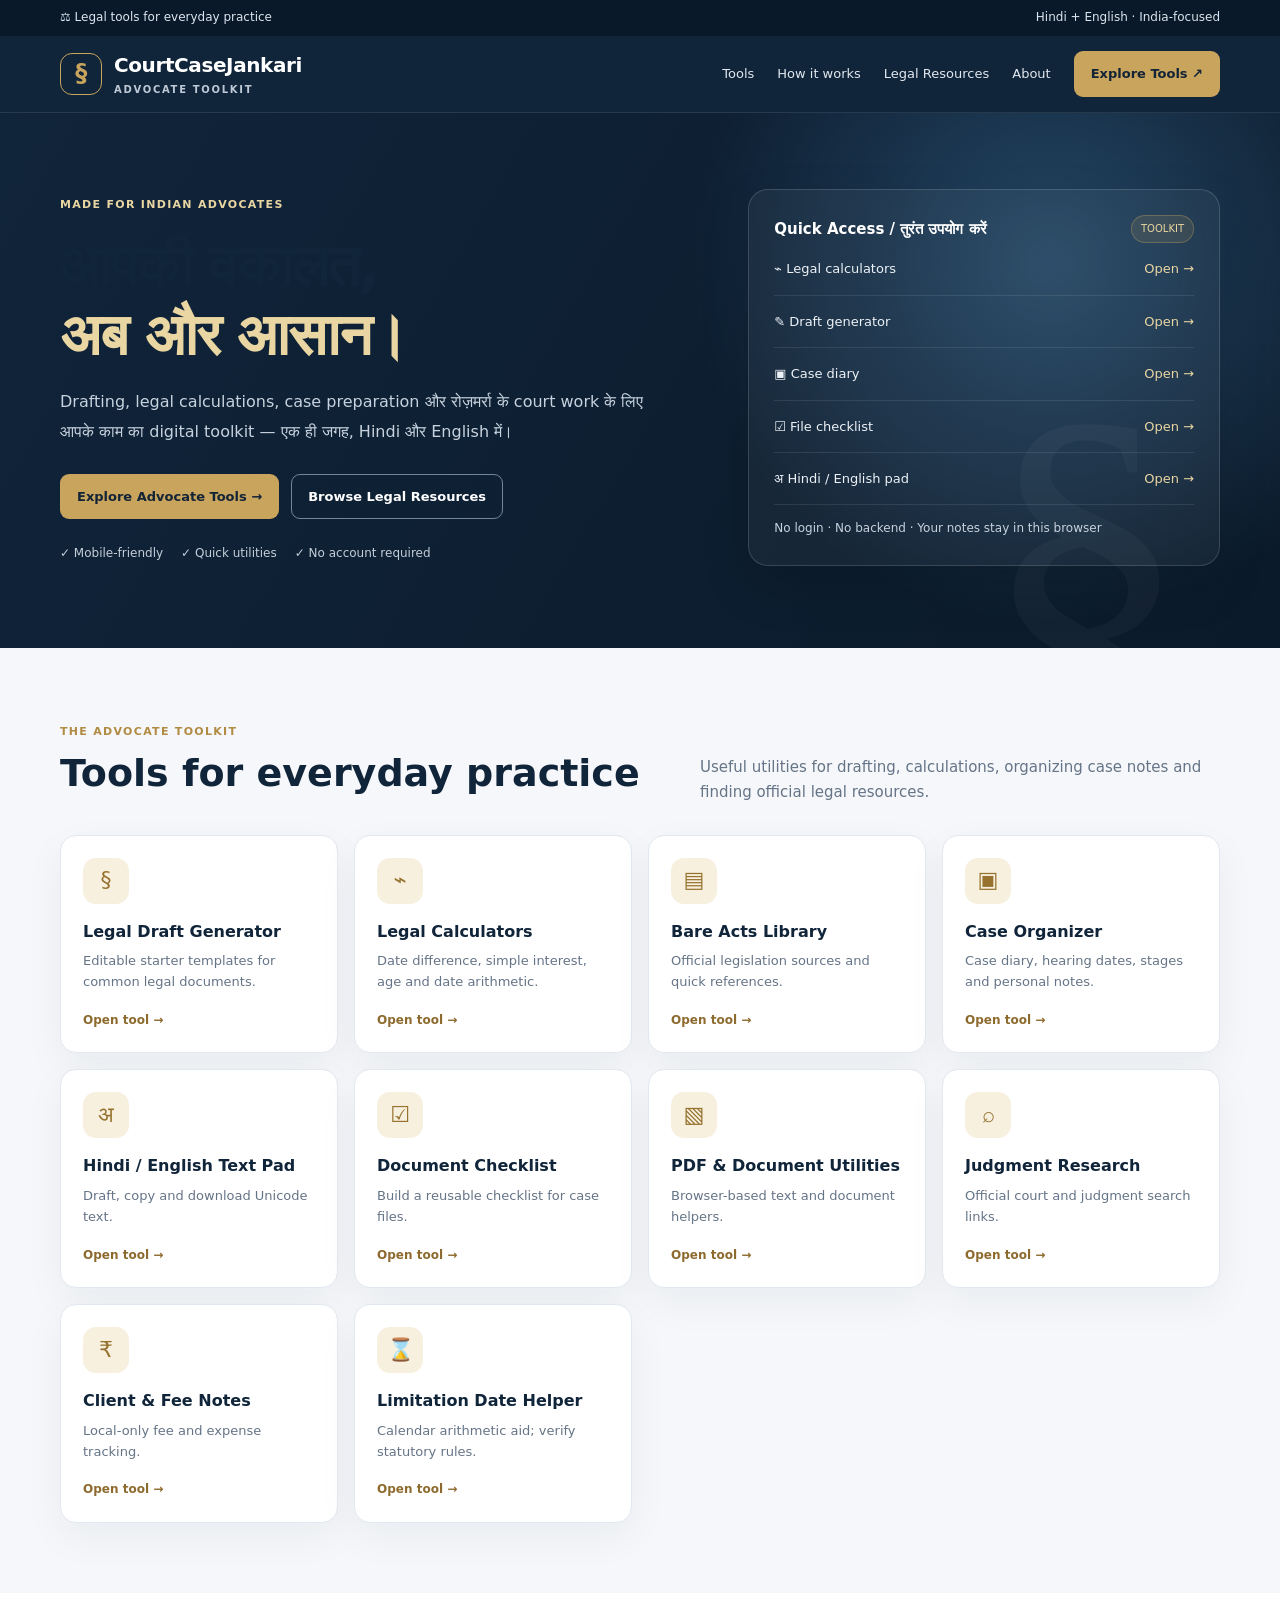
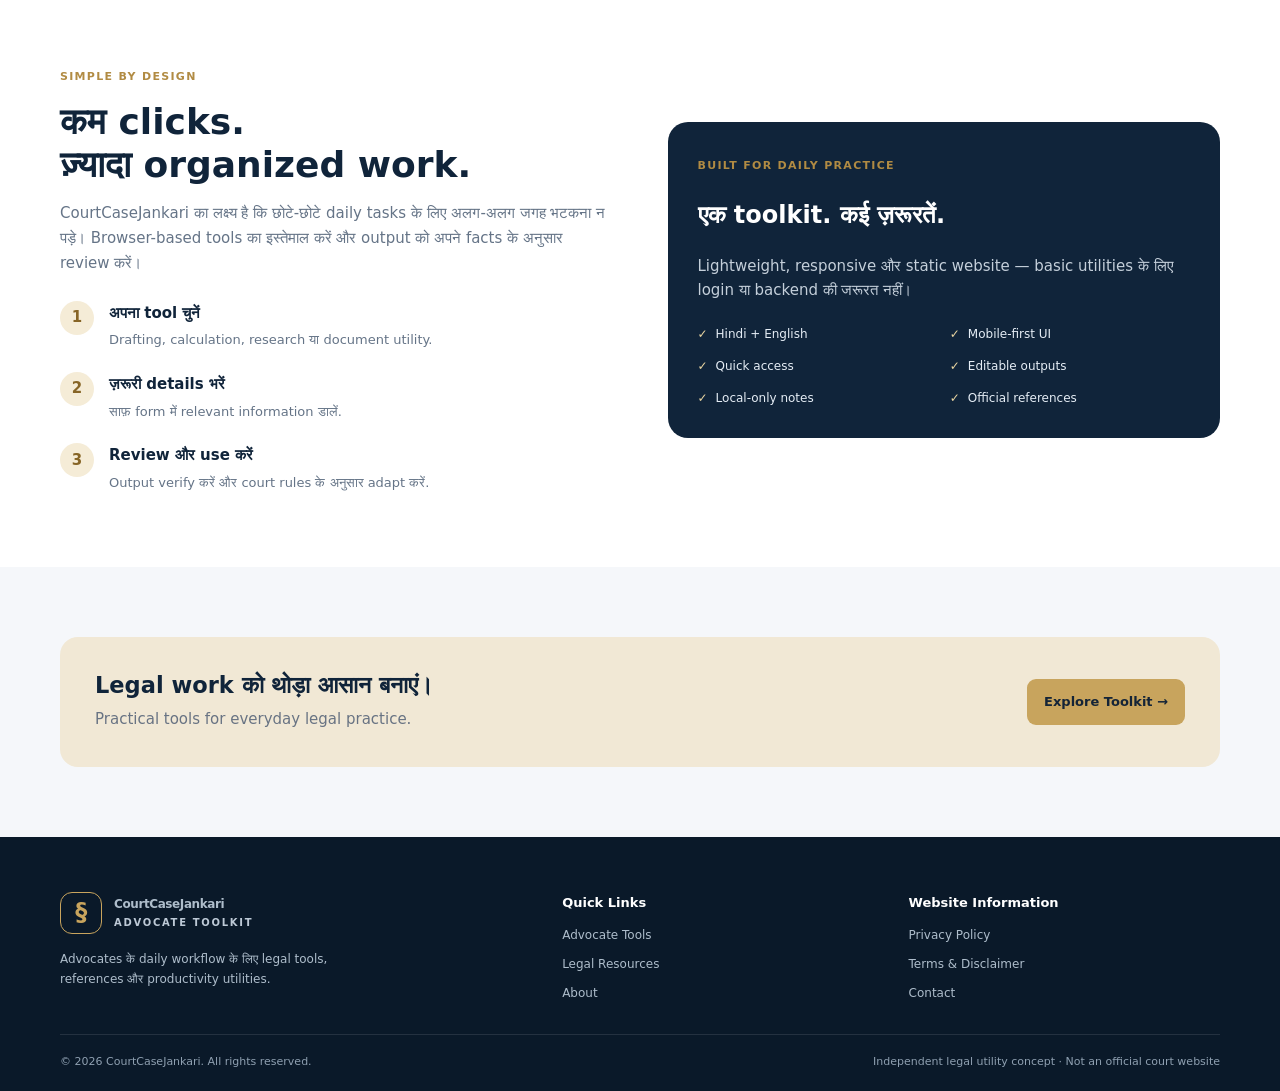
<file: index.html>
<!doctype html><html lang="hi"><head><meta charset="utf-8"><meta name="viewport" content="width=device-width,initial-scale=1"><meta name="description" content="CourtCaseJankari — advocates ke daily legal work ke liye drafting, calculators, case tools aur legal resources."><meta name="theme-color" content="#10243a"><title>Advocate Toolkit | CourtCaseJankari</title><link rel="stylesheet" href="css/style.css"></head><body><div class="topbar"><div class="wrap"><span>⚖ Legal tools for everyday practice</span><span>Hindi + English · India-focused</span></div></div>
<header class="nav"><div class="wrap navin"><a class="brand" href="index.html"><span class="brandmark">§</span><span>CourtCaseJankari<small>ADVOCATE TOOLKIT</small></span></a><button class="menu" id="menuBtn" aria-label="Open menu">☰</button><nav class="links" id="navLinks"><a href="tools.html">Tools</a><a href="index.html#workflow">How it works</a><a href="resources.html">Legal Resources</a><a href="about.html">About</a><a class="navbtn" href="tools.html">Explore Tools ↗</a></nav></div></header><main><section class="hero" id="home"><div class="wrap hero-grid"><div><div class="eyebrow">Made for Indian Advocates</div><h1>आपकी वकालत,<br><span>अब और आसान।</span></h1><p>Drafting, legal calculations, case preparation और रोज़मर्रा के court work के लिए आपके काम का digital toolkit — एक ही जगह, Hindi और English में।</p><div class="actions"><a class="btn btn-gold" href="tools.html">Explore Advocate Tools →</a><a class="btn btn-outline" href="resources.html">Browse Legal Resources</a></div><div class="trust"><span>✓ Mobile-friendly</span><span>✓ Quick utilities</span><span>✓ No account required</span></div></div><div class="hero-card"><div class="hero-card-head"><strong>Quick Access / तुरंत उपयोग करें</strong><span class="pill">TOOLKIT</span></div><a class="quicklink" href="/tools/calculators.html"><span>⌁ Legal calculators</span><span>Open →</span></a><a class="quicklink" href="/tools/drafts.html"><span>✎ Draft generator</span><span>Open →</span></a><a class="quicklink" href="/tools/case-diary.html"><span>▣ Case diary</span><span>Open →</span></a><a class="quicklink" href="/tools/checklist.html"><span>☑ File checklist</span><span>Open →</span></a><a class="quicklink" href="/tools/text-pad.html"><span>अ Hindi / English pad</span><span>Open →</span></a><p class="muted" style="color:#c7d2de;font-size:12px;margin-bottom:0">No login · No backend · Your notes stay in this browser</p></div></div></section>
<section class="section"><div class="wrap"><div class="section-head"><div><div class="kicker">The Advocate Toolkit</div><h2>Tools for everyday practice</h2></div><p>Useful utilities for drafting, calculations, organizing case notes and finding official legal resources.</p></div><div class="tools-grid"><article class="tool"><div class="tool-icon">§</div><h3>Legal Draft Generator</h3><p>Editable starter templates for common legal documents.</p><a href="tools/drafts.html">Open tool →</a></article><article class="tool"><div class="tool-icon">⌁</div><h3>Legal Calculators</h3><p>Date difference, simple interest, age and date arithmetic.</p><a href="tools/calculators.html">Open tool →</a></article><article class="tool"><div class="tool-icon">▤</div><h3>Bare Acts Library</h3><p>Official legislation sources and quick references.</p><a href="../resources.html">Open tool →</a></article><article class="tool"><div class="tool-icon">▣</div><h3>Case Organizer</h3><p>Case diary, hearing dates, stages and personal notes.</p><a href="tools/case-diary.html">Open tool →</a></article><article class="tool"><div class="tool-icon">अ</div><h3>Hindi / English Text Pad</h3><p>Draft, copy and download Unicode text.</p><a href="tools/text-pad.html">Open tool →</a></article><article class="tool"><div class="tool-icon">☑</div><h3>Document Checklist</h3><p>Build a reusable checklist for case files.</p><a href="tools/checklist.html">Open tool →</a></article><article class="tool"><div class="tool-icon">▧</div><h3>PDF & Document Utilities</h3><p>Browser-based text and document helpers.</p><a href="tools/document-tools.html">Open tool →</a></article><article class="tool"><div class="tool-icon">⌕</div><h3>Judgment Research</h3><p>Official court and judgment search links.</p><a href="../resources.html">Open tool →</a></article><article class="tool"><div class="tool-icon">₹</div><h3>Client & Fee Notes</h3><p>Local-only fee and expense tracking.</p><a href="tools/fee-tracker.html">Open tool →</a></article><article class="tool"><div class="tool-icon">⌛</div><h3>Limitation Date Helper</h3><p>Calendar arithmetic aid; verify statutory rules.</p><a href="tools/limitation-helper.html">Open tool →</a></article></div></div></section>
<section class="section feature" id="workflow"><div class="wrap feature-grid"><div><div class="kicker">Simple by design</div><h2>कम clicks.<br>ज़्यादा organized work.</h2><p>CourtCaseJankari का लक्ष्य है कि छोटे-छोटे daily tasks के लिए अलग-अलग जगह भटकना न पड़े। Browser-based tools का इस्तेमाल करें और output को अपने facts के अनुसार review करें।</p><div class="steps"><div class="step"><div class="num">1</div><div><b>अपना tool चुनें</b><p>Drafting, calculation, research या document utility.</p></div></div><div class="step"><div class="num">2</div><div><b>ज़रूरी details भरें</b><p>साफ़ form में relevant information डालें.</p></div></div><div class="step"><div class="num">3</div><div><b>Review और use करें</b><p>Output verify करें और court rules के अनुसार adapt करें.</p></div></div></div></div><div class="feature-panel"><span class="eyebrow">Built for daily practice</span><h3>एक toolkit. कई ज़रूरतें.</h3><p>Lightweight, responsive और static website — basic utilities के लिए login या backend की जरूरत नहीं।</p><div class="checklist"><div class="check">Hindi + English</div><div class="check">Mobile-first UI</div><div class="check">Quick access</div><div class="check">Editable outputs</div><div class="check">Local-only notes</div><div class="check">Official references</div></div></div></div></section>
<section class="section"><div class="wrap"><div class="cta"><div><h2>Legal work को थोड़ा आसान बनाएं।</h2><p>Practical tools for everyday legal practice.</p></div><a class="btn btn-gold" href="tools.html">Explore Toolkit →</a></div></div></section></main><footer class="footer"><div class="wrap"><div class="footgrid"><div><a class="brand" href="index.html"><span class="brandmark">§</span><span>CourtCaseJankari<small>ADVOCATE TOOLKIT</small></span></a><p style="max-width:330px;margin-top:16px">Advocates के daily workflow के लिए legal tools, references और productivity utilities.</p></div><div><h4>Quick Links</h4><div class="footlinks"><a href="tools.html">Advocate Tools</a><a href="resources.html">Legal Resources</a><a href="about.html">About</a></div></div><div><h4>Website Information</h4><div class="footlinks"><a href="privacy.html">Privacy Policy</a><a href="terms.html">Terms & Disclaimer</a><a href="contact.html">Contact</a></div></div></div><div class="copyright"><span>© <span id="year"></span> CourtCaseJankari. All rights reserved.</span><span>Independent legal utility concept · Not an official court website</span></div></div></footer><div class="toast" id="toast" role="status"></div><script src="js/app.js" defer></script></body></html>
</file>
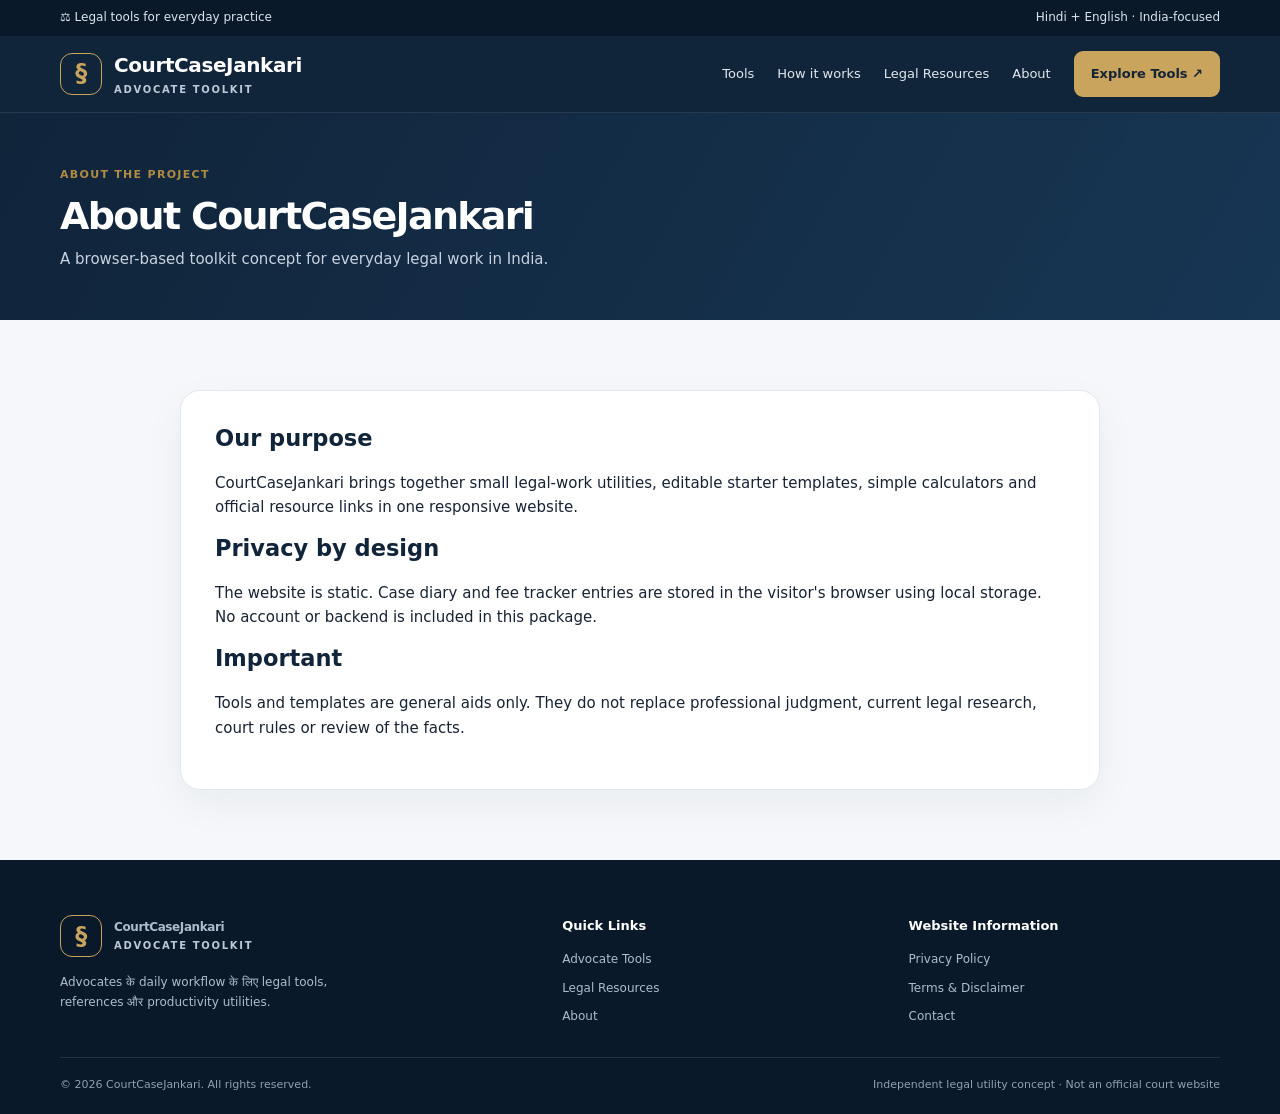
<file: about.html>
<!doctype html><html lang="hi"><head><meta charset="utf-8"><meta name="viewport" content="width=device-width,initial-scale=1"><meta name="description" content="About the CourtCaseJankari advocate toolkit."><meta name="theme-color" content="#10243a"><title>About | CourtCaseJankari</title><link rel="stylesheet" href="css/style.css"></head><body><div class="topbar"><div class="wrap"><span>⚖ Legal tools for everyday practice</span><span>Hindi + English · India-focused</span></div></div>
<header class="nav"><div class="wrap navin"><a class="brand" href="index.html"><span class="brandmark">§</span><span>CourtCaseJankari<small>ADVOCATE TOOLKIT</small></span></a><button class="menu" id="menuBtn" aria-label="Open menu">☰</button><nav class="links" id="navLinks"><a href="tools.html">Tools</a><a href="index.html#workflow">How it works</a><a href="resources.html">Legal Resources</a><a href="about.html">About</a><a class="navbtn" href="tools.html">Explore Tools ↗</a></nav></div></header><main><section class="page-hero"><div class="wrap"><div class="eyebrow">About the project</div><h1>About CourtCaseJankari</h1><p>A browser-based toolkit concept for everyday legal work in India.</p></div></section><section class="section"><div class="wrap"><div class="tool-shell"><h2>Our purpose</h2><p>CourtCaseJankari brings together small legal-work utilities, editable starter templates, simple calculators and official resource links in one responsive website.</p><h2>Privacy by design</h2><p>The website is static. Case diary and fee tracker entries are stored in the visitor's browser using local storage. No account or backend is included in this package.</p><h2>Important</h2><p>Tools and templates are general aids only. They do not replace professional judgment, current legal research, court rules or review of the facts.</p></div></div></section></main><footer class="footer"><div class="wrap"><div class="footgrid"><div><a class="brand" href="index.html"><span class="brandmark">§</span><span>CourtCaseJankari<small>ADVOCATE TOOLKIT</small></span></a><p style="max-width:330px;margin-top:16px">Advocates के daily workflow के लिए legal tools, references और productivity utilities.</p></div><div><h4>Quick Links</h4><div class="footlinks"><a href="tools.html">Advocate Tools</a><a href="resources.html">Legal Resources</a><a href="about.html">About</a></div></div><div><h4>Website Information</h4><div class="footlinks"><a href="privacy.html">Privacy Policy</a><a href="terms.html">Terms & Disclaimer</a><a href="contact.html">Contact</a></div></div></div><div class="copyright"><span>© <span id="year"></span> CourtCaseJankari. All rights reserved.</span><span>Independent legal utility concept · Not an official court website</span></div></div></footer><div class="toast" id="toast" role="status"></div><script src="js/app.js" defer></script></body></html>
</file>
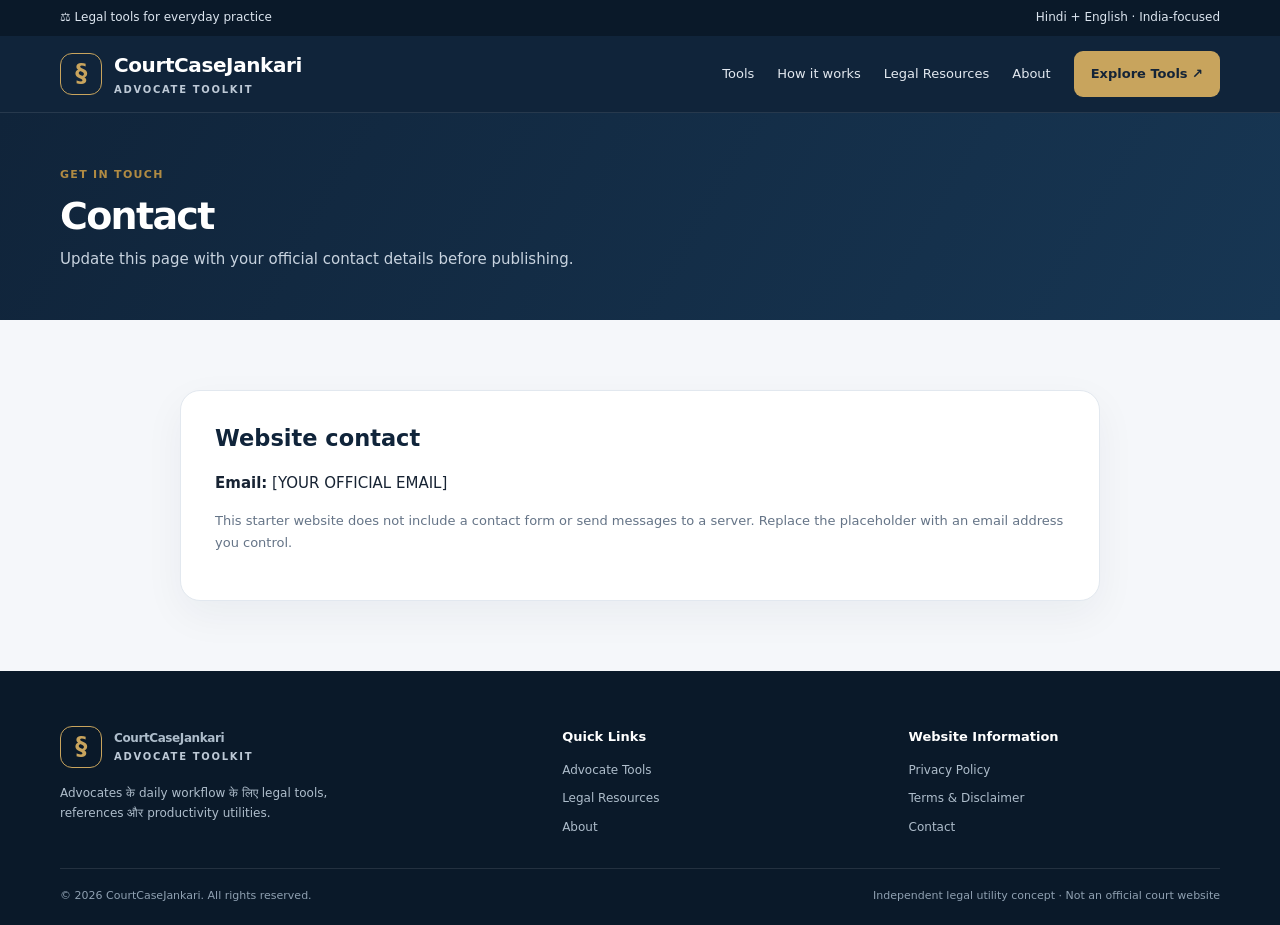
<file: contact.html>
<!doctype html><html lang="hi"><head><meta charset="utf-8"><meta name="viewport" content="width=device-width,initial-scale=1"><meta name="description" content="Contact information for CourtCaseJankari."><meta name="theme-color" content="#10243a"><title>Contact | CourtCaseJankari</title><link rel="stylesheet" href="css/style.css"></head><body><div class="topbar"><div class="wrap"><span>⚖ Legal tools for everyday practice</span><span>Hindi + English · India-focused</span></div></div>
<header class="nav"><div class="wrap navin"><a class="brand" href="index.html"><span class="brandmark">§</span><span>CourtCaseJankari<small>ADVOCATE TOOLKIT</small></span></a><button class="menu" id="menuBtn" aria-label="Open menu">☰</button><nav class="links" id="navLinks"><a href="tools.html">Tools</a><a href="index.html#workflow">How it works</a><a href="resources.html">Legal Resources</a><a href="about.html">About</a><a class="navbtn" href="tools.html">Explore Tools ↗</a></nav></div></header><main><section class="page-hero"><div class="wrap"><div class="eyebrow">Get in touch</div><h1>Contact</h1><p>Update this page with your official contact details before publishing.</p></div></section><section class="section"><div class="wrap"><div class="tool-shell"><h2>Website contact</h2><p><b>Email:</b> [YOUR OFFICIAL EMAIL]</p><p class="muted">This starter website does not include a contact form or send messages to a server. Replace the placeholder with an email address you control.</p></div></div></section></main><footer class="footer"><div class="wrap"><div class="footgrid"><div><a class="brand" href="index.html"><span class="brandmark">§</span><span>CourtCaseJankari<small>ADVOCATE TOOLKIT</small></span></a><p style="max-width:330px;margin-top:16px">Advocates के daily workflow के लिए legal tools, references और productivity utilities.</p></div><div><h4>Quick Links</h4><div class="footlinks"><a href="tools.html">Advocate Tools</a><a href="resources.html">Legal Resources</a><a href="about.html">About</a></div></div><div><h4>Website Information</h4><div class="footlinks"><a href="privacy.html">Privacy Policy</a><a href="terms.html">Terms & Disclaimer</a><a href="contact.html">Contact</a></div></div></div><div class="copyright"><span>© <span id="year"></span> CourtCaseJankari. All rights reserved.</span><span>Independent legal utility concept · Not an official court website</span></div></div></footer><div class="toast" id="toast" role="status"></div><script src="js/app.js" defer></script></body></html>
</file>
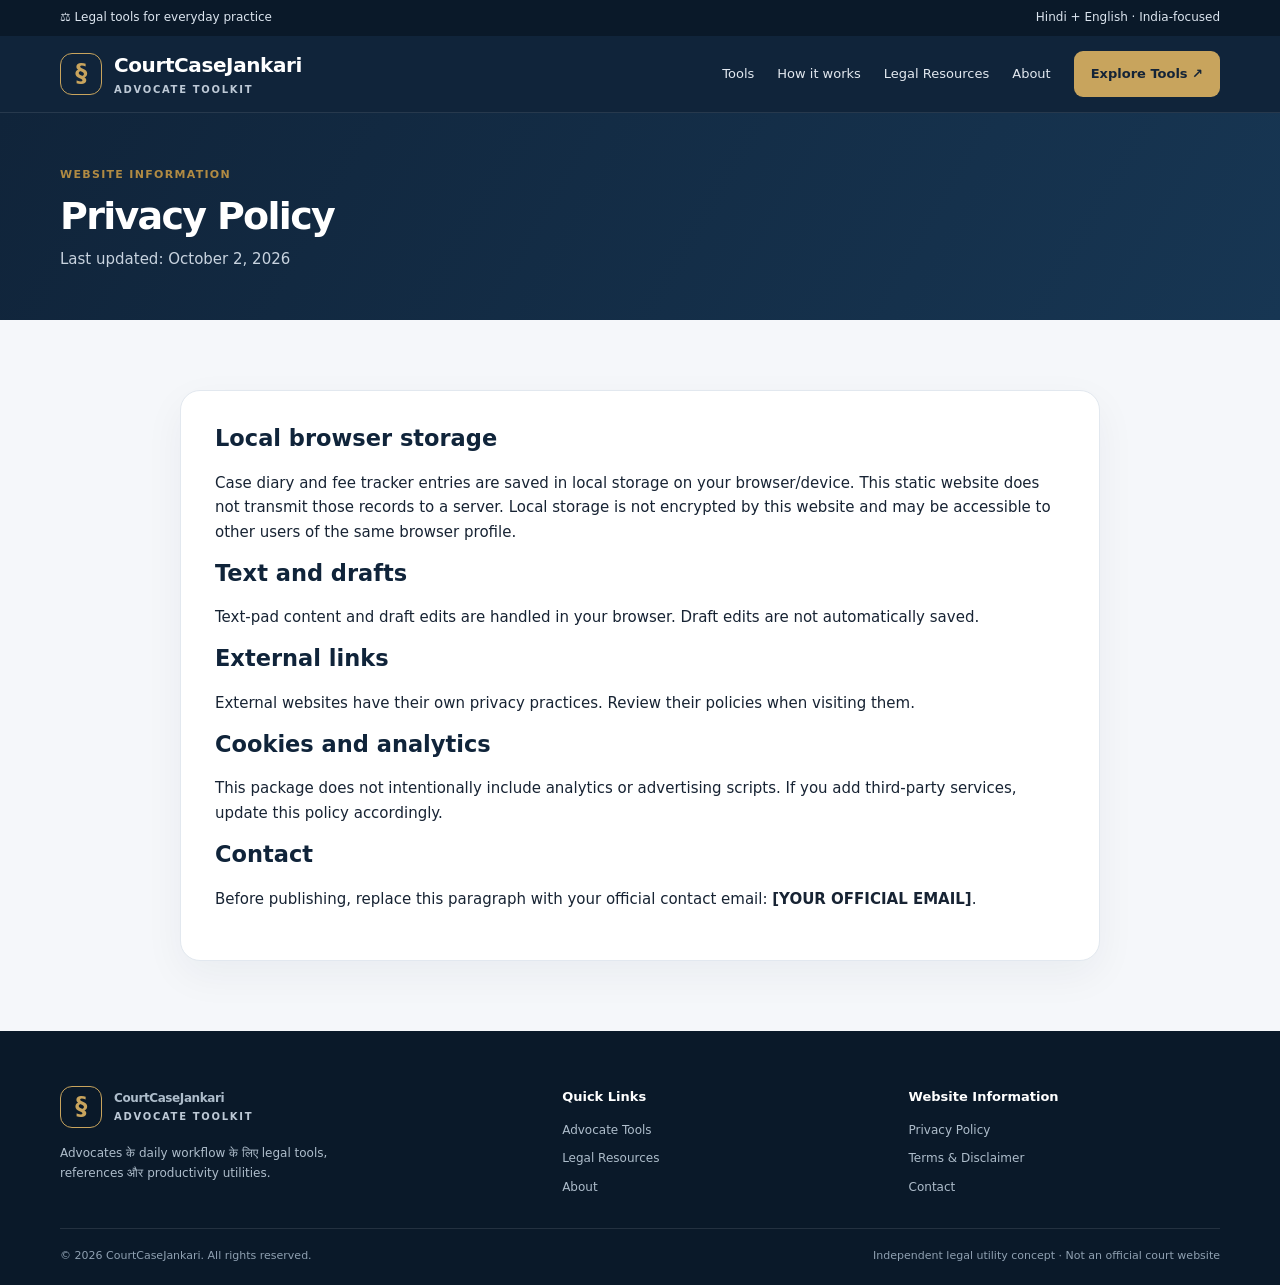
<file: privacy.html>
<!doctype html><html lang="hi"><head><meta charset="utf-8"><meta name="viewport" content="width=device-width,initial-scale=1"><meta name="description" content="Privacy policy for CourtCaseJankari."><meta name="theme-color" content="#10243a"><title>Privacy Policy | CourtCaseJankari</title><link rel="stylesheet" href="css/style.css"></head><body><div class="topbar"><div class="wrap"><span>⚖ Legal tools for everyday practice</span><span>Hindi + English · India-focused</span></div></div>
<header class="nav"><div class="wrap navin"><a class="brand" href="index.html"><span class="brandmark">§</span><span>CourtCaseJankari<small>ADVOCATE TOOLKIT</small></span></a><button class="menu" id="menuBtn" aria-label="Open menu">☰</button><nav class="links" id="navLinks"><a href="tools.html">Tools</a><a href="index.html#workflow">How it works</a><a href="resources.html">Legal Resources</a><a href="about.html">About</a><a class="navbtn" href="tools.html">Explore Tools ↗</a></nav></div></header><main><section class="page-hero"><div class="wrap"><div class="eyebrow">Website information</div><h1>Privacy Policy</h1><p>Last updated: October 2, 2026</p></div></section><section class="section"><div class="wrap"><div class="tool-shell"><h2>Local browser storage</h2><p>Case diary and fee tracker entries are saved in local storage on your browser/device. This static website does not transmit those records to a server. Local storage is not encrypted by this website and may be accessible to other users of the same browser profile.</p><h2>Text and drafts</h2><p>Text-pad content and draft edits are handled in your browser. Draft edits are not automatically saved.</p><h2>External links</h2><p>External websites have their own privacy practices. Review their policies when visiting them.</p><h2>Cookies and analytics</h2><p>This package does not intentionally include analytics or advertising scripts. If you add third-party services, update this policy accordingly.</p><h2>Contact</h2><p>Before publishing, replace this paragraph with your official contact email: <b>[YOUR OFFICIAL EMAIL]</b>.</p></div></div></section></main><footer class="footer"><div class="wrap"><div class="footgrid"><div><a class="brand" href="index.html"><span class="brandmark">§</span><span>CourtCaseJankari<small>ADVOCATE TOOLKIT</small></span></a><p style="max-width:330px;margin-top:16px">Advocates के daily workflow के लिए legal tools, references और productivity utilities.</p></div><div><h4>Quick Links</h4><div class="footlinks"><a href="tools.html">Advocate Tools</a><a href="resources.html">Legal Resources</a><a href="about.html">About</a></div></div><div><h4>Website Information</h4><div class="footlinks"><a href="privacy.html">Privacy Policy</a><a href="terms.html">Terms & Disclaimer</a><a href="contact.html">Contact</a></div></div></div><div class="copyright"><span>© <span id="year"></span> CourtCaseJankari. All rights reserved.</span><span>Independent legal utility concept · Not an official court website</span></div></div></footer><div class="toast" id="toast" role="status"></div><script src="js/app.js" defer></script></body></html>
</file>
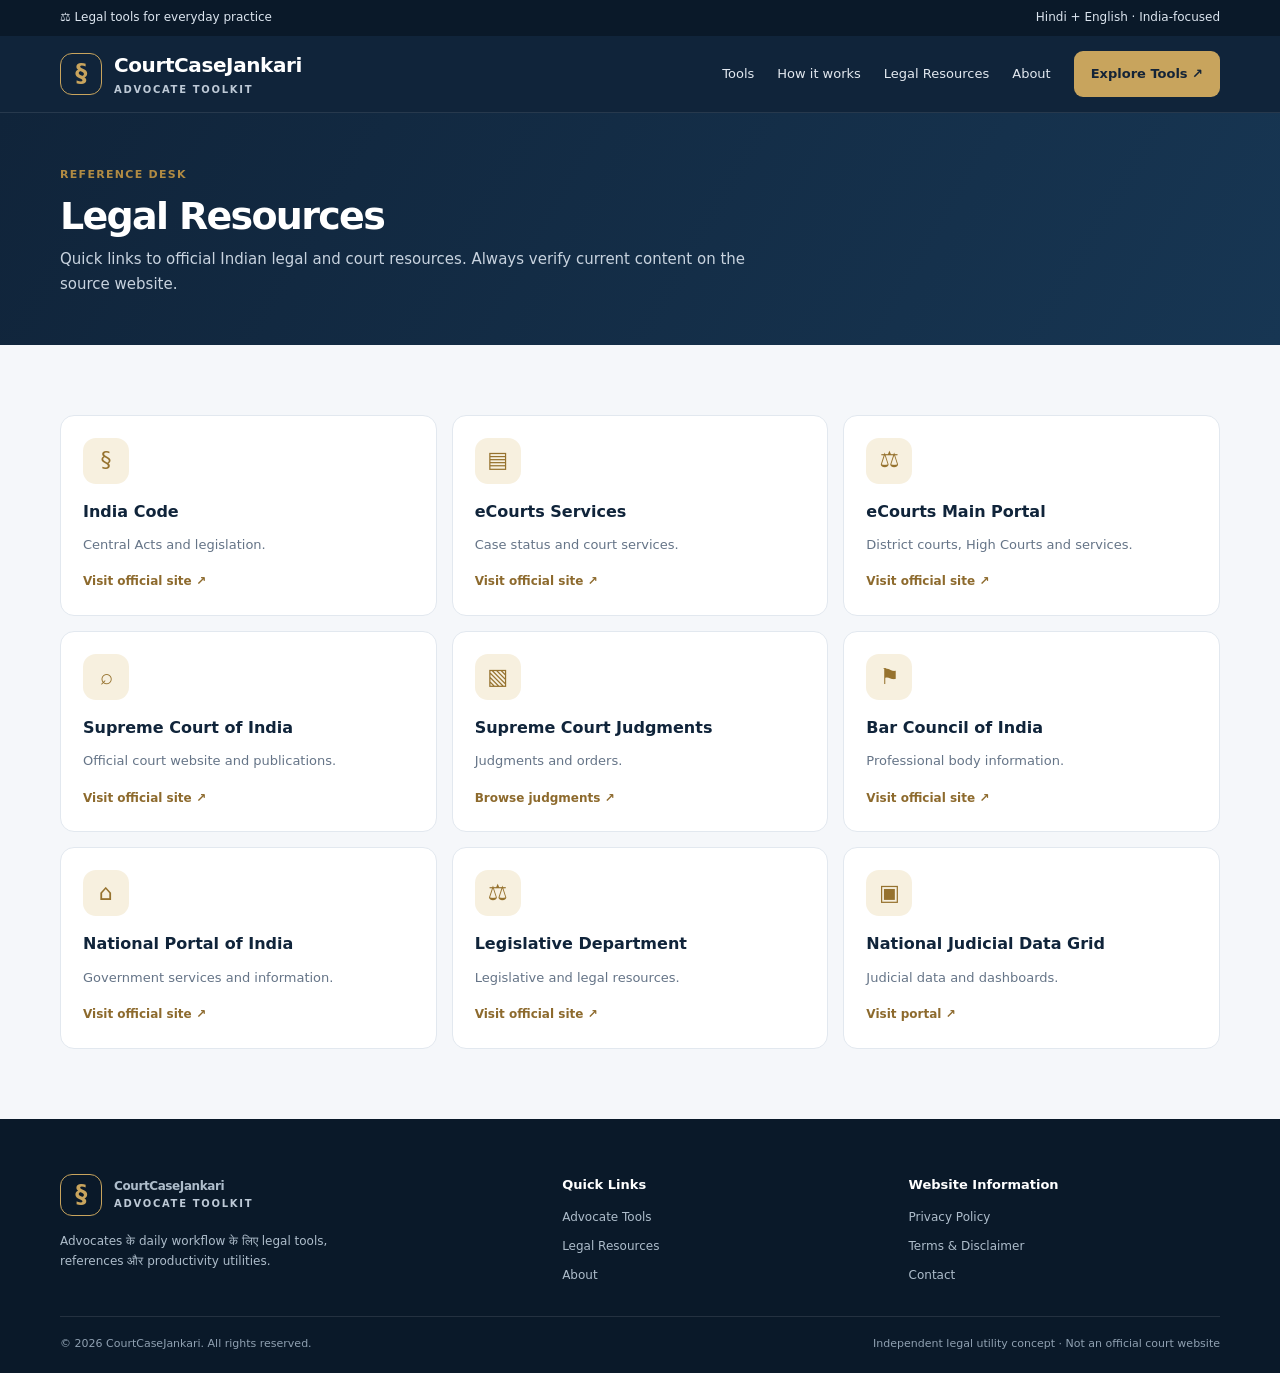
<file: resources.html>
<!doctype html><html lang="hi"><head><meta charset="utf-8"><meta name="viewport" content="width=device-width,initial-scale=1"><meta name="description" content="Official Indian legal resources and court links."><meta name="theme-color" content="#10243a"><title>Legal Resources | CourtCaseJankari</title><link rel="stylesheet" href="css/style.css"></head><body><div class="topbar"><div class="wrap"><span>⚖ Legal tools for everyday practice</span><span>Hindi + English · India-focused</span></div></div>
<header class="nav"><div class="wrap navin"><a class="brand" href="index.html"><span class="brandmark">§</span><span>CourtCaseJankari<small>ADVOCATE TOOLKIT</small></span></a><button class="menu" id="menuBtn" aria-label="Open menu">☰</button><nav class="links" id="navLinks"><a href="tools.html">Tools</a><a href="index.html#workflow">How it works</a><a href="resources.html">Legal Resources</a><a href="about.html">About</a><a class="navbtn" href="tools.html">Explore Tools ↗</a></nav></div></header><main><section class="page-hero"><div class="wrap"><div class="eyebrow">Reference desk</div><h1>Legal Resources</h1><p>Quick links to official Indian legal and court resources. Always verify current content on the source website.</p></div></section><section class="section"><div class="wrap"><div class="resource-grid">
<article class="resource"><div class="tool-icon">§</div><h3>India Code</h3><p>Central Acts and legislation.</p><a href="https://www.indiacode.nic.in/" target="_blank" rel="noopener">Visit official site ↗</a></article>
<article class="resource"><div class="tool-icon">▤</div><h3>eCourts Services</h3><p>Case status and court services.</p><a href="https://services.ecourts.gov.in/" target="_blank" rel="noopener">Visit official site ↗</a></article>
<article class="resource"><div class="tool-icon">⚖</div><h3>eCourts Main Portal</h3><p>District courts, High Courts and services.</p><a href="https://ecourts.gov.in/" target="_blank" rel="noopener">Visit official site ↗</a></article>
<article class="resource"><div class="tool-icon">⌕</div><h3>Supreme Court of India</h3><p>Official court website and publications.</p><a href="https://www.sci.gov.in/" target="_blank" rel="noopener">Visit official site ↗</a></article>
<article class="resource"><div class="tool-icon">▧</div><h3>Supreme Court Judgments</h3><p>Judgments and orders.</p><a href="https://www.sci.gov.in/judgements-judgement-date/" target="_blank" rel="noopener">Browse judgments ↗</a></article>
<article class="resource"><div class="tool-icon">⚑</div><h3>Bar Council of India</h3><p>Professional body information.</p><a href="https://www.barcouncilofindia.org/" target="_blank" rel="noopener">Visit official site ↗</a></article>
<article class="resource"><div class="tool-icon">⌂</div><h3>National Portal of India</h3><p>Government services and information.</p><a href="https://www.india.gov.in/" target="_blank" rel="noopener">Visit official site ↗</a></article>
<article class="resource"><div class="tool-icon">⚖</div><h3>Legislative Department</h3><p>Legislative and legal resources.</p><a href="https://legislative.gov.in/" target="_blank" rel="noopener">Visit official site ↗</a></article>
<article class="resource"><div class="tool-icon">▣</div><h3>National Judicial Data Grid</h3><p>Judicial data and dashboards.</p><a href="https://njdg.ecourts.gov.in/" target="_blank" rel="noopener">Visit portal ↗</a></article>
</div></div></section></main><footer class="footer"><div class="wrap"><div class="footgrid"><div><a class="brand" href="index.html"><span class="brandmark">§</span><span>CourtCaseJankari<small>ADVOCATE TOOLKIT</small></span></a><p style="max-width:330px;margin-top:16px">Advocates के daily workflow के लिए legal tools, references और productivity utilities.</p></div><div><h4>Quick Links</h4><div class="footlinks"><a href="tools.html">Advocate Tools</a><a href="resources.html">Legal Resources</a><a href="about.html">About</a></div></div><div><h4>Website Information</h4><div class="footlinks"><a href="privacy.html">Privacy Policy</a><a href="terms.html">Terms & Disclaimer</a><a href="contact.html">Contact</a></div></div></div><div class="copyright"><span>© <span id="year"></span> CourtCaseJankari. All rights reserved.</span><span>Independent legal utility concept · Not an official court website</span></div></div></footer><div class="toast" id="toast" role="status"></div><script src="js/app.js" defer></script></body></html>
</file>
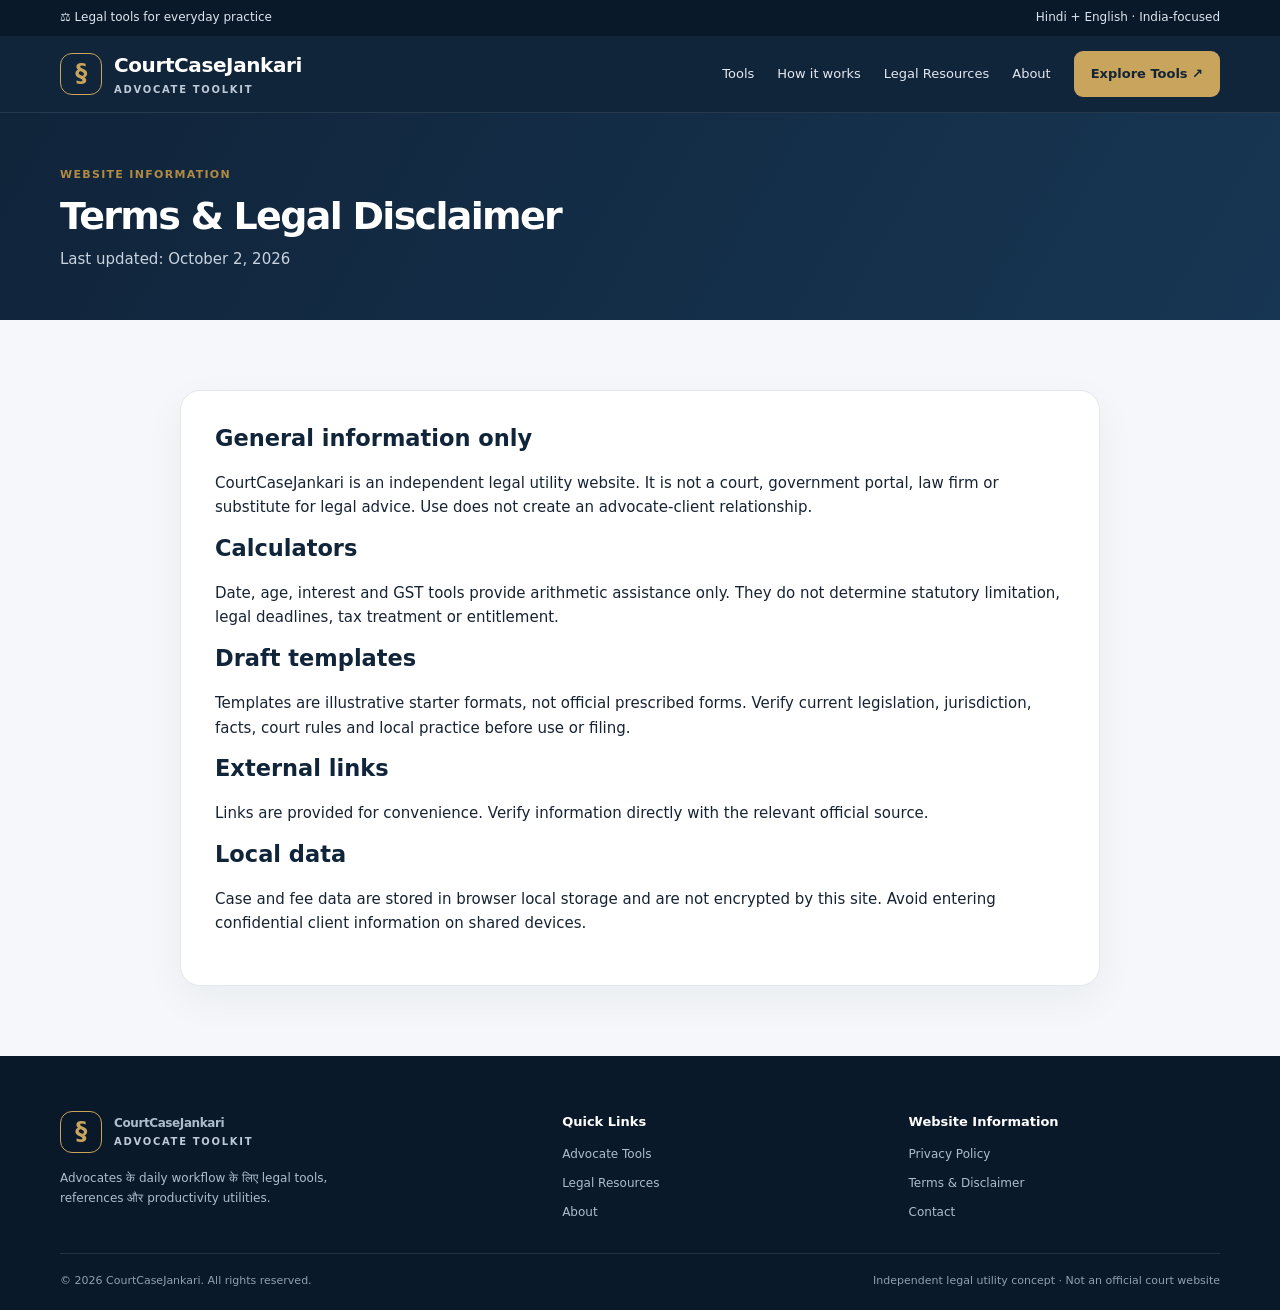
<file: terms.html>
<!doctype html><html lang="hi"><head><meta charset="utf-8"><meta name="viewport" content="width=device-width,initial-scale=1"><meta name="description" content="Terms and legal disclaimer for CourtCaseJankari."><meta name="theme-color" content="#10243a"><title>Terms & Disclaimer | CourtCaseJankari</title><link rel="stylesheet" href="css/style.css"></head><body><div class="topbar"><div class="wrap"><span>⚖ Legal tools for everyday practice</span><span>Hindi + English · India-focused</span></div></div>
<header class="nav"><div class="wrap navin"><a class="brand" href="index.html"><span class="brandmark">§</span><span>CourtCaseJankari<small>ADVOCATE TOOLKIT</small></span></a><button class="menu" id="menuBtn" aria-label="Open menu">☰</button><nav class="links" id="navLinks"><a href="tools.html">Tools</a><a href="index.html#workflow">How it works</a><a href="resources.html">Legal Resources</a><a href="about.html">About</a><a class="navbtn" href="tools.html">Explore Tools ↗</a></nav></div></header><main><section class="page-hero"><div class="wrap"><div class="eyebrow">Website information</div><h1>Terms & Legal Disclaimer</h1><p>Last updated: October 2, 2026</p></div></section><section class="section"><div class="wrap"><div class="tool-shell"><h2>General information only</h2><p>CourtCaseJankari is an independent legal utility website. It is not a court, government portal, law firm or substitute for legal advice. Use does not create an advocate-client relationship.</p><h2>Calculators</h2><p>Date, age, interest and GST tools provide arithmetic assistance only. They do not determine statutory limitation, legal deadlines, tax treatment or entitlement.</p><h2>Draft templates</h2><p>Templates are illustrative starter formats, not official prescribed forms. Verify current legislation, jurisdiction, facts, court rules and local practice before use or filing.</p><h2>External links</h2><p>Links are provided for convenience. Verify information directly with the relevant official source.</p><h2>Local data</h2><p>Case and fee data are stored in browser local storage and are not encrypted by this site. Avoid entering confidential client information on shared devices.</p></div></div></section></main><footer class="footer"><div class="wrap"><div class="footgrid"><div><a class="brand" href="index.html"><span class="brandmark">§</span><span>CourtCaseJankari<small>ADVOCATE TOOLKIT</small></span></a><p style="max-width:330px;margin-top:16px">Advocates के daily workflow के लिए legal tools, references और productivity utilities.</p></div><div><h4>Quick Links</h4><div class="footlinks"><a href="tools.html">Advocate Tools</a><a href="resources.html">Legal Resources</a><a href="about.html">About</a></div></div><div><h4>Website Information</h4><div class="footlinks"><a href="privacy.html">Privacy Policy</a><a href="terms.html">Terms & Disclaimer</a><a href="contact.html">Contact</a></div></div></div><div class="copyright"><span>© <span id="year"></span> CourtCaseJankari. All rights reserved.</span><span>Independent legal utility concept · Not an official court website</span></div></div></footer><div class="toast" id="toast" role="status"></div><script src="js/app.js" defer></script></body></html>
</file>
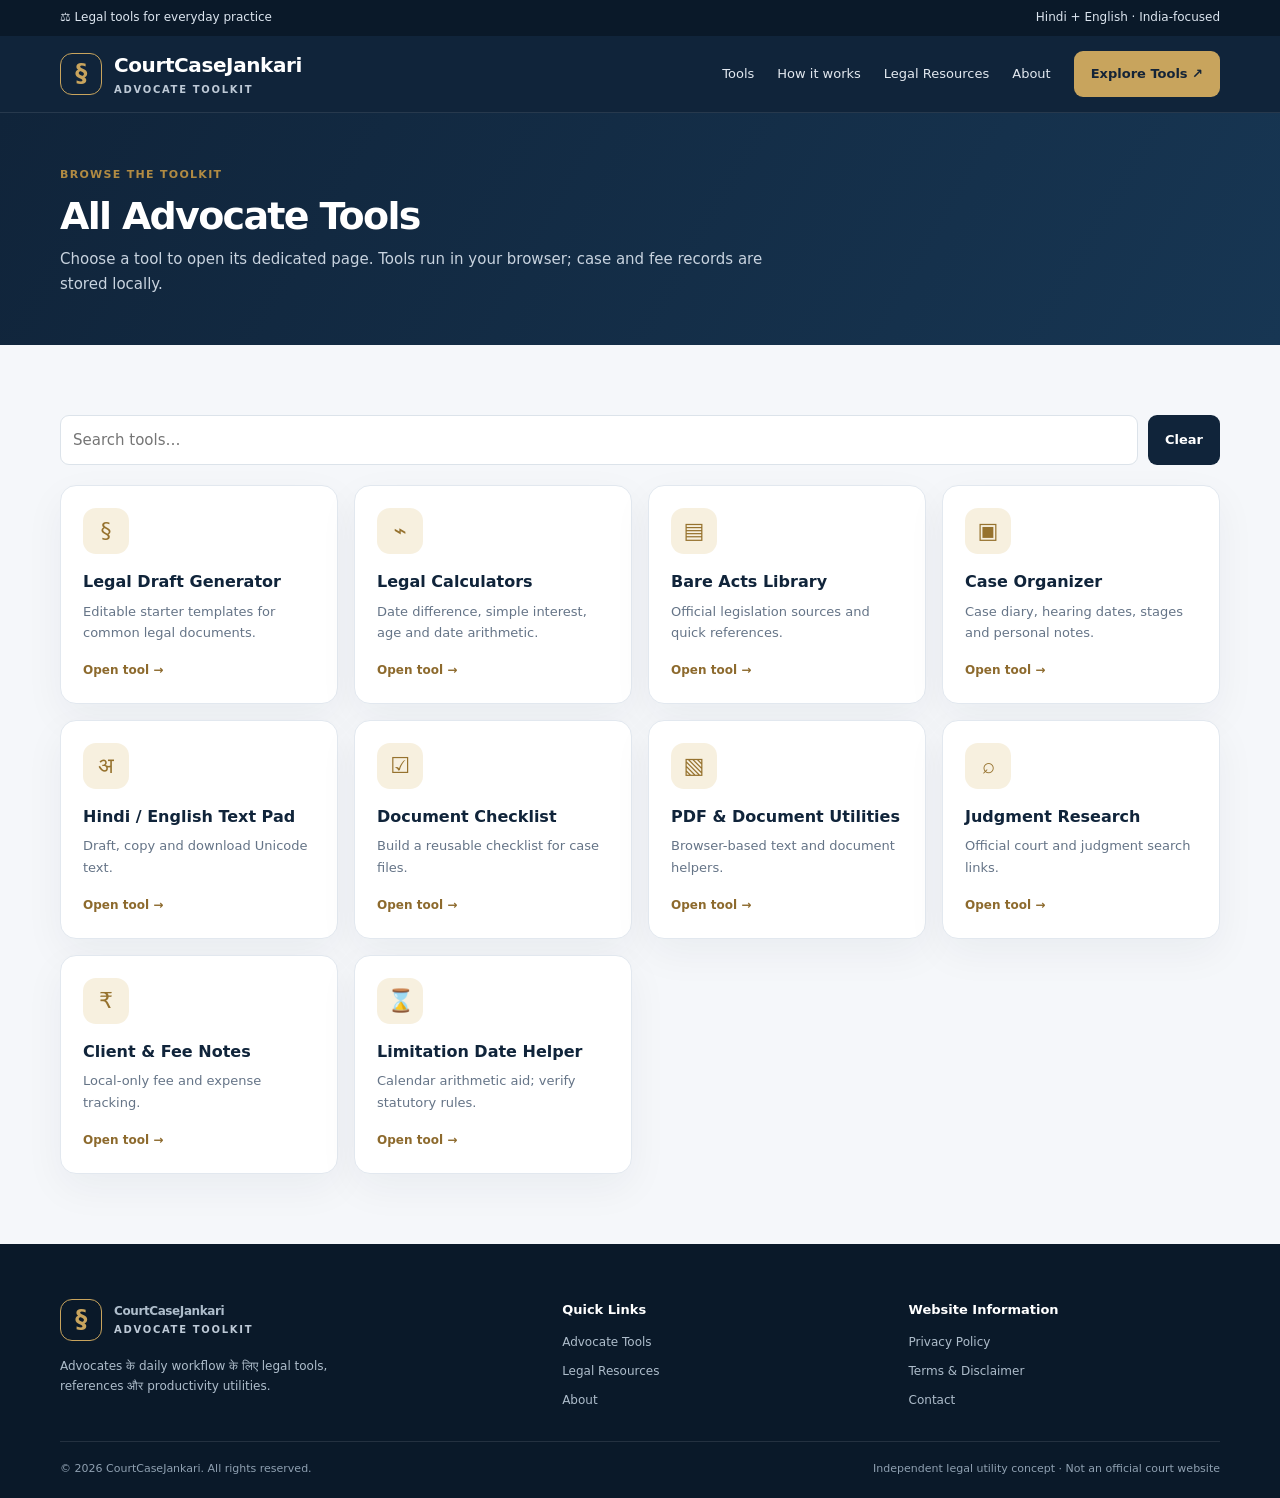
<file: tools.html>
<!doctype html><html lang="hi"><head><meta charset="utf-8"><meta name="viewport" content="width=device-width,initial-scale=1"><meta name="description" content="Browse CourtCaseJankari advocate tools."><meta name="theme-color" content="#10243a"><title>All Tools | CourtCaseJankari</title><link rel="stylesheet" href="css/style.css"></head><body><div class="topbar"><div class="wrap"><span>⚖ Legal tools for everyday practice</span><span>Hindi + English · India-focused</span></div></div>
<header class="nav"><div class="wrap navin"><a class="brand" href="index.html"><span class="brandmark">§</span><span>CourtCaseJankari<small>ADVOCATE TOOLKIT</small></span></a><button class="menu" id="menuBtn" aria-label="Open menu">☰</button><nav class="links" id="navLinks"><a href="tools.html">Tools</a><a href="index.html#workflow">How it works</a><a href="resources.html">Legal Resources</a><a href="about.html">About</a><a class="navbtn" href="tools.html">Explore Tools ↗</a></nav></div></header><main><section class="page-hero"><div class="wrap"><div class="eyebrow">Browse the toolkit</div><h1>All Advocate Tools</h1><p>Choose a tool to open its dedicated page. Tools run in your browser; case and fee records are stored locally.</p></div></section><section class="section"><div class="wrap"><div class="searchbar"><input id="toolSearch" placeholder="Search tools…"><button class="btn btn-dark" id="clearToolSearch">Clear</button></div><div class="tools-grid" id="allTools"><article class="tool"><div class="tool-icon">§</div><h3>Legal Draft Generator</h3><p>Editable starter templates for common legal documents.</p><a href="tools/drafts.html">Open tool →</a></article><article class="tool"><div class="tool-icon">⌁</div><h3>Legal Calculators</h3><p>Date difference, simple interest, age and date arithmetic.</p><a href="tools/calculators.html">Open tool →</a></article><article class="tool"><div class="tool-icon">▤</div><h3>Bare Acts Library</h3><p>Official legislation sources and quick references.</p><a href="../resources.html">Open tool →</a></article><article class="tool"><div class="tool-icon">▣</div><h3>Case Organizer</h3><p>Case diary, hearing dates, stages and personal notes.</p><a href="tools/case-diary.html">Open tool →</a></article><article class="tool"><div class="tool-icon">अ</div><h3>Hindi / English Text Pad</h3><p>Draft, copy and download Unicode text.</p><a href="tools/text-pad.html">Open tool →</a></article><article class="tool"><div class="tool-icon">☑</div><h3>Document Checklist</h3><p>Build a reusable checklist for case files.</p><a href="tools/checklist.html">Open tool →</a></article><article class="tool"><div class="tool-icon">▧</div><h3>PDF & Document Utilities</h3><p>Browser-based text and document helpers.</p><a href="tools/document-tools.html">Open tool →</a></article><article class="tool"><div class="tool-icon">⌕</div><h3>Judgment Research</h3><p>Official court and judgment search links.</p><a href="../resources.html">Open tool →</a></article><article class="tool"><div class="tool-icon">₹</div><h3>Client & Fee Notes</h3><p>Local-only fee and expense tracking.</p><a href="tools/fee-tracker.html">Open tool →</a></article><article class="tool"><div class="tool-icon">⌛</div><h3>Limitation Date Helper</h3><p>Calendar arithmetic aid; verify statutory rules.</p><a href="tools/limitation-helper.html">Open tool →</a></article></div><p id="noToolMatch" class="muted hidden">No tools match your search.</p></div></section></main><footer class="footer"><div class="wrap"><div class="footgrid"><div><a class="brand" href="index.html"><span class="brandmark">§</span><span>CourtCaseJankari<small>ADVOCATE TOOLKIT</small></span></a><p style="max-width:330px;margin-top:16px">Advocates के daily workflow के लिए legal tools, references और productivity utilities.</p></div><div><h4>Quick Links</h4><div class="footlinks"><a href="tools.html">Advocate Tools</a><a href="resources.html">Legal Resources</a><a href="about.html">About</a></div></div><div><h4>Website Information</h4><div class="footlinks"><a href="privacy.html">Privacy Policy</a><a href="terms.html">Terms & Disclaimer</a><a href="contact.html">Contact</a></div></div></div><div class="copyright"><span>© <span id="year"></span> CourtCaseJankari. All rights reserved.</span><span>Independent legal utility concept · Not an official court website</span></div></div></footer><div class="toast" id="toast" role="status"></div><script src="js/app.js" defer></script></body></html>
</file>
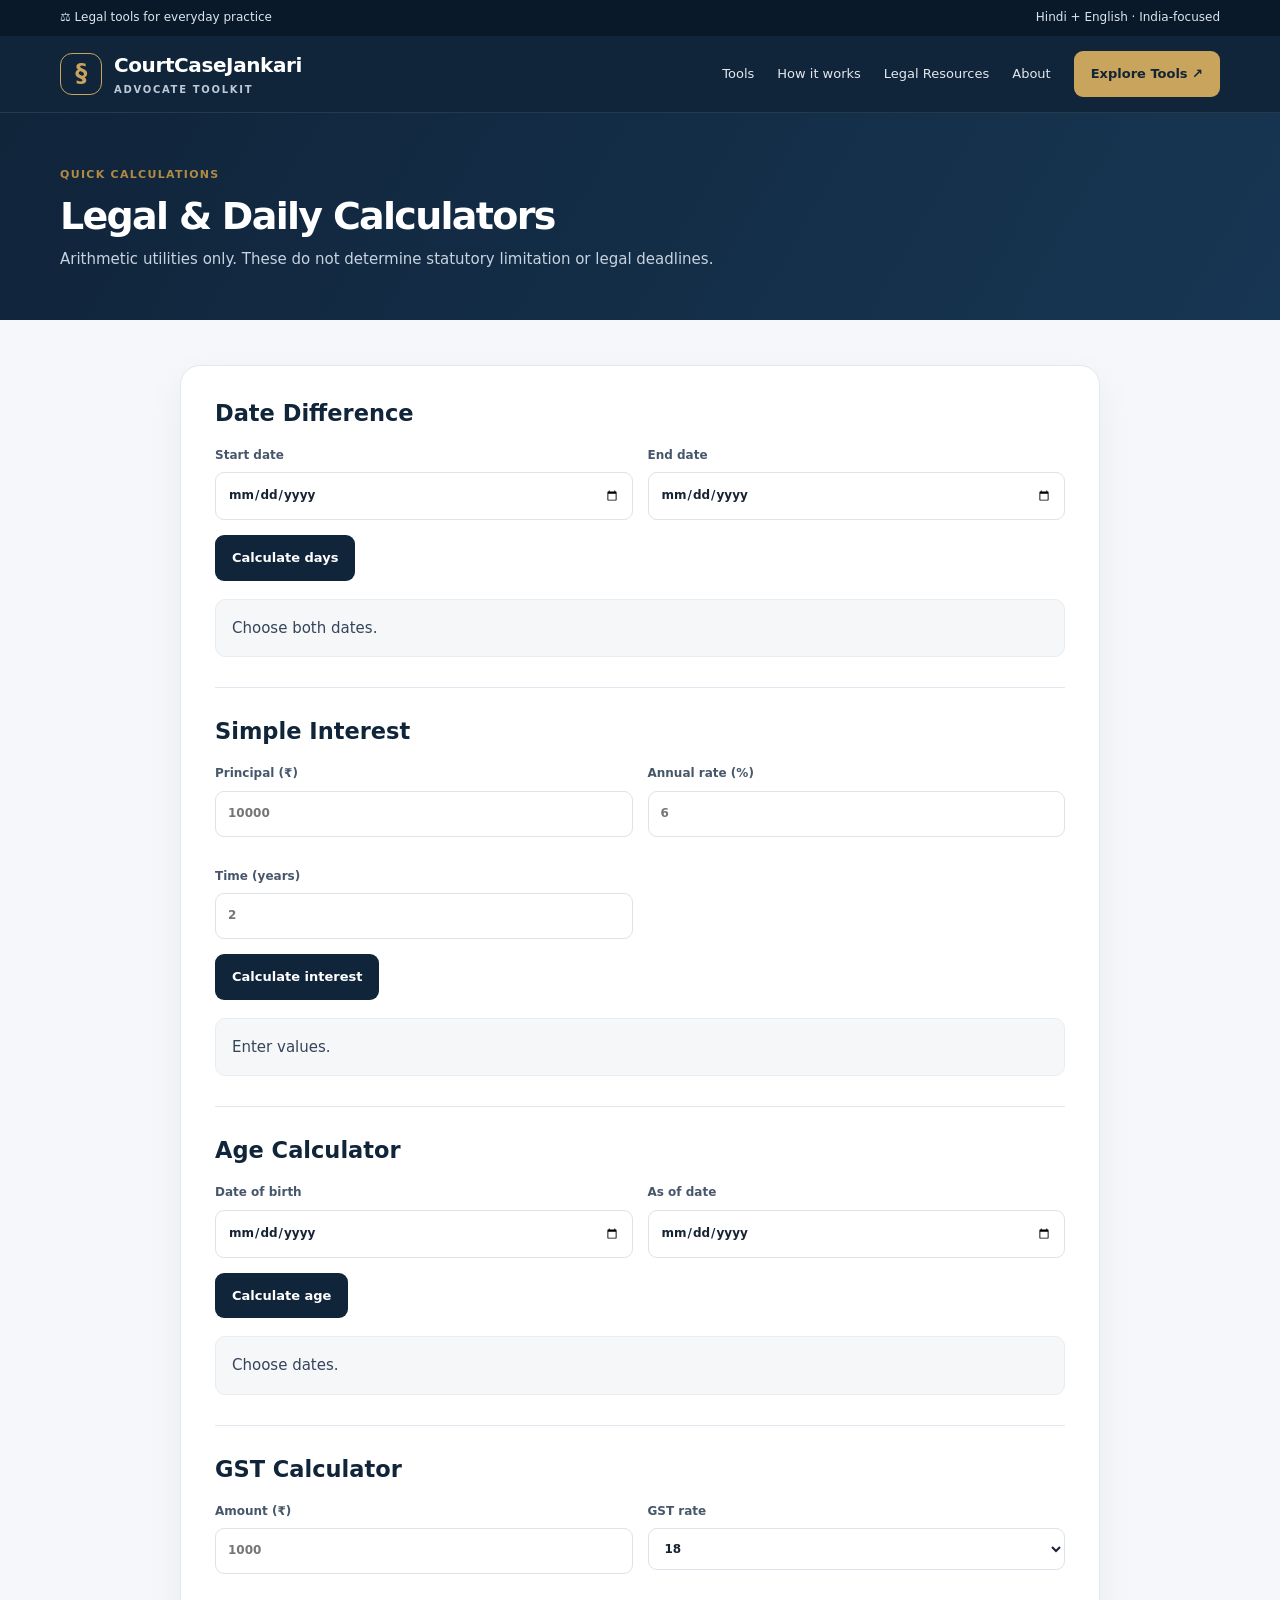
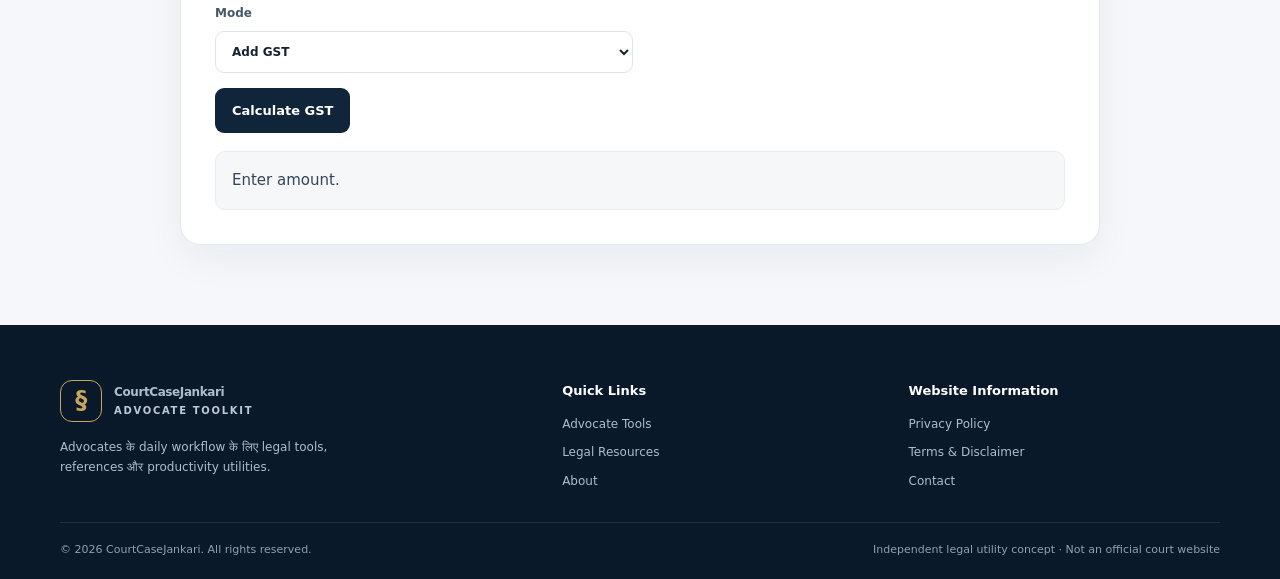
<file: tools/calculators.html>
<!doctype html><html lang="hi"><head><meta charset="utf-8"><meta name="viewport" content="width=device-width,initial-scale=1"><meta name="description" content="Date difference, simple interest, age and GST calculators."><meta name="theme-color" content="#10243a"><title>Calculators | CourtCaseJankari</title><link rel="stylesheet" href="../css/style.css"></head><body><div class="topbar"><div class="wrap"><span>⚖ Legal tools for everyday practice</span><span>Hindi + English · India-focused</span></div></div>
<header class="nav"><div class="wrap navin"><a class="brand" href="../index.html"><span class="brandmark">§</span><span>CourtCaseJankari<small>ADVOCATE TOOLKIT</small></span></a><button class="menu" id="menuBtn" aria-label="Open menu">☰</button><nav class="links" id="navLinks"><a href="../tools.html">Tools</a><a href="../index.html#workflow">How it works</a><a href="../resources.html">Legal Resources</a><a href="../about.html">About</a><a class="navbtn" href="../tools.html">Explore Tools ↗</a></nav></div></header><main><section class="page-hero"><div class="wrap"><div class="eyebrow">Quick calculations</div><h1>Legal & Daily Calculators</h1><p>Arithmetic utilities only. These do not determine statutory limitation or legal deadlines.</p></div></section><section class="tool-page"><div class="wrap"><div class="tool-shell"><h2>Date Difference</h2><div class="form-grid"><label class="field">Start date<input id="dateStart" type="date"></label><label class="field">End date<input id="dateEnd" type="date"></label></div><button class="btn btn-dark" id="dateCalc">Calculate days</button><div class="result" id="dateResult">Choose both dates.</div><hr style="border:0;border-top:1px solid var(--line);margin:30px 0"><h2>Simple Interest</h2><div class="form-grid"><label class="field">Principal (₹)<input id="principal" type="number" min="0" step="any" placeholder="10000"></label><label class="field">Annual rate (%)<input id="rate" type="number" min="0" step="any" placeholder="6"></label><label class="field">Time (years)<input id="years" type="number" min="0" step="any" placeholder="2"></label></div><button class="btn btn-dark" id="interestCalc">Calculate interest</button><div class="result" id="interestResult">Enter values.</div><hr style="border:0;border-top:1px solid var(--line);margin:30px 0"><h2>Age Calculator</h2><div class="form-grid"><label class="field">Date of birth<input id="dob" type="date"></label><label class="field">As of date<input id="asOf" type="date"></label></div><button class="btn btn-dark" id="ageCalc">Calculate age</button><div class="result" id="ageResult">Choose dates.</div><hr style="border:0;border-top:1px solid var(--line);margin:30px 0"><h2>GST Calculator</h2><div class="form-grid"><label class="field">Amount (₹)<input id="gstAmount" type="number" min="0" step="any" placeholder="1000"></label><label class="field">GST rate<select id="gstRate"><option>5</option><option>12</option><option selected>18</option><option>28</option></select></label><label class="field">Mode<select id="gstMode"><option value="add">Add GST</option><option value="remove">Amount includes GST</option></select></label></div><button class="btn btn-dark" id="gstCalc">Calculate GST</button><div class="result" id="gstResult">Enter amount.</div></div></div></section></main><footer class="footer"><div class="wrap"><div class="footgrid"><div><a class="brand" href="../index.html"><span class="brandmark">§</span><span>CourtCaseJankari<small>ADVOCATE TOOLKIT</small></span></a><p style="max-width:330px;margin-top:16px">Advocates के daily workflow के लिए legal tools, references और productivity utilities.</p></div><div><h4>Quick Links</h4><div class="footlinks"><a href="../tools.html">Advocate Tools</a><a href="../resources.html">Legal Resources</a><a href="../about.html">About</a></div></div><div><h4>Website Information</h4><div class="footlinks"><a href="../privacy.html">Privacy Policy</a><a href="../terms.html">Terms & Disclaimer</a><a href="../contact.html">Contact</a></div></div></div><div class="copyright"><span>© <span id="year"></span> CourtCaseJankari. All rights reserved.</span><span>Independent legal utility concept · Not an official court website</span></div></div></footer><div class="toast" id="toast" role="status"></div><script src="../js/app.js" defer></script></body></html>
</file>
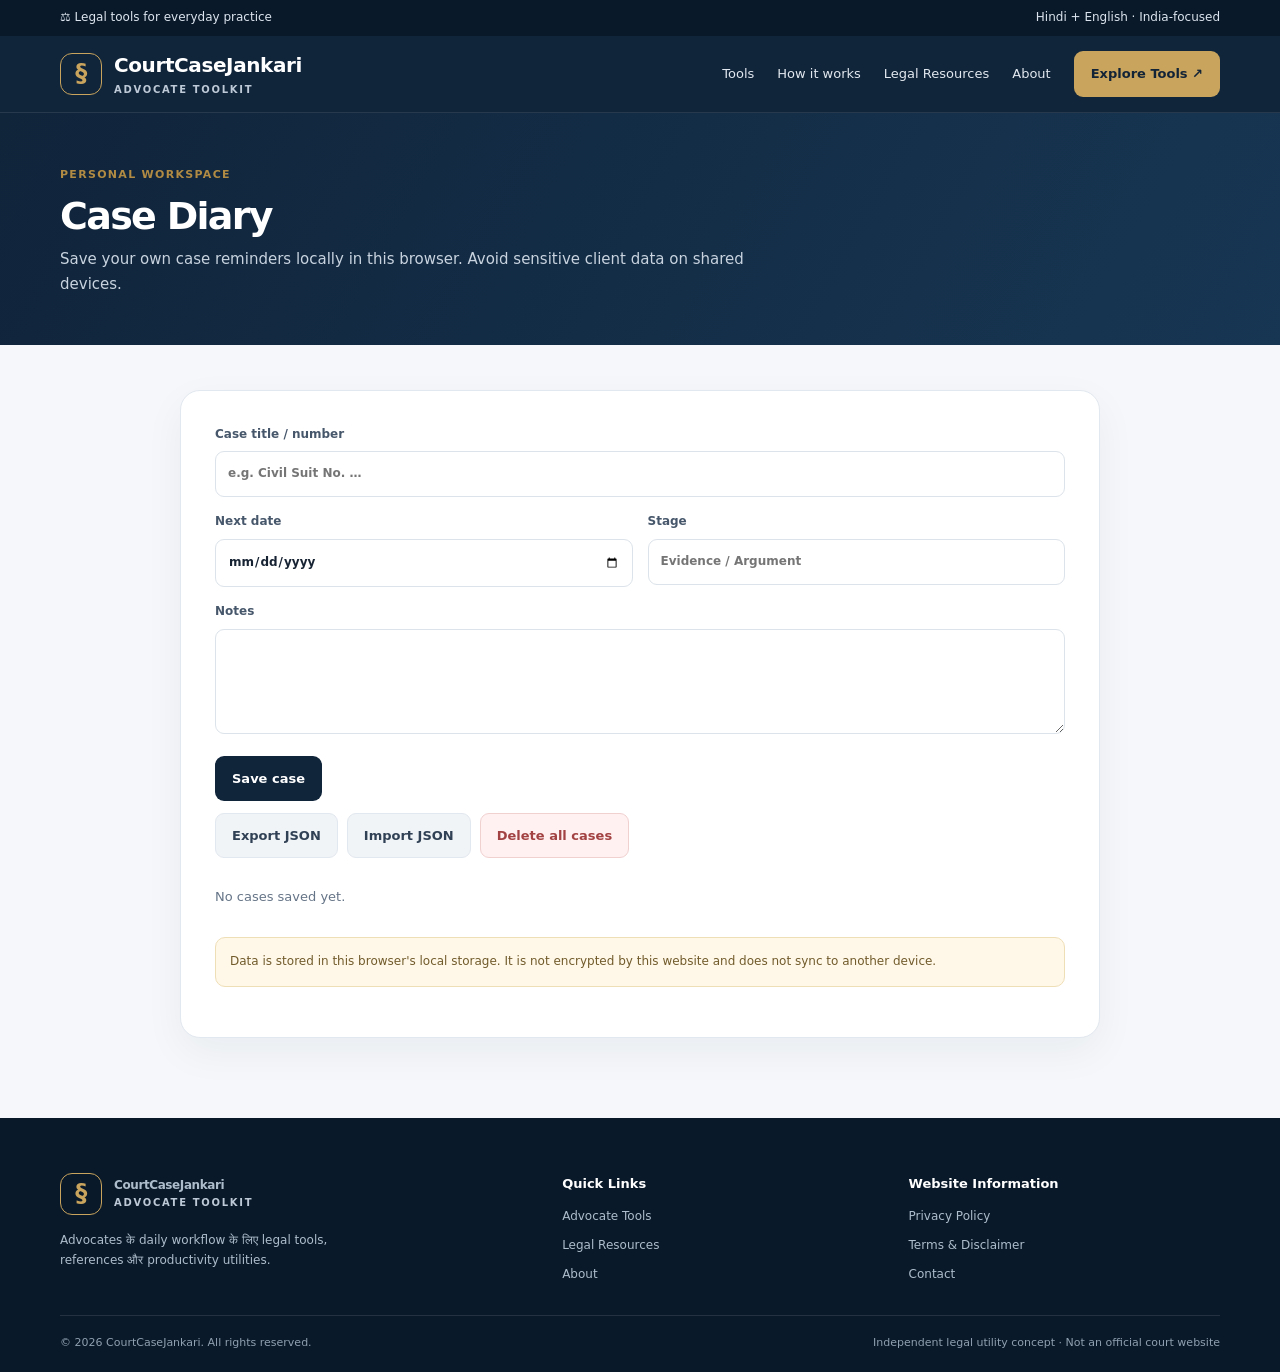
<file: tools/case-diary.html>
<!doctype html><html lang="hi"><head><meta charset="utf-8"><meta name="viewport" content="width=device-width,initial-scale=1"><meta name="description" content="Browser-local case diary and hearing date organizer."><meta name="theme-color" content="#10243a"><title>Case Diary | CourtCaseJankari</title><link rel="stylesheet" href="../css/style.css"></head><body><div class="topbar"><div class="wrap"><span>⚖ Legal tools for everyday practice</span><span>Hindi + English · India-focused</span></div></div>
<header class="nav"><div class="wrap navin"><a class="brand" href="../index.html"><span class="brandmark">§</span><span>CourtCaseJankari<small>ADVOCATE TOOLKIT</small></span></a><button class="menu" id="menuBtn" aria-label="Open menu">☰</button><nav class="links" id="navLinks"><a href="../tools.html">Tools</a><a href="../index.html#workflow">How it works</a><a href="../resources.html">Legal Resources</a><a href="../about.html">About</a><a class="navbtn" href="../tools.html">Explore Tools ↗</a></nav></div></header><main><section class="page-hero"><div class="wrap"><div class="eyebrow">Personal workspace</div><h1>Case Diary</h1><p>Save your own case reminders locally in this browser. Avoid sensitive client data on shared devices.</p></div></section><section class="tool-page"><div class="wrap"><div class="tool-shell"><form id="caseForm"><label class="field">Case title / number<input id="caseName" required placeholder="e.g. Civil Suit No. …"></label><div class="form-grid"><label class="field">Next date<input id="caseDate" type="date"></label><label class="field">Stage<input id="caseStage" placeholder="Evidence / Argument"></label></div><label class="field">Notes<textarea id="caseNotes" rows="4"></textarea></label><button class="btn btn-dark">Save case</button></form><div class="button-row"><button class="btn btn-light" id="exportCases">Export JSON</button><button class="btn btn-light" id="importCasesBtn">Import JSON</button><input id="importCasesFile" type="file" accept=".json,application/json" hidden><button class="btn btn-danger" id="clearCases">Delete all cases</button></div><div class="list" id="caseList"></div><div class="notice">Data is stored in this browser's local storage. It is not encrypted by this website and does not sync to another device.</div></div></div></section></main><footer class="footer"><div class="wrap"><div class="footgrid"><div><a class="brand" href="../index.html"><span class="brandmark">§</span><span>CourtCaseJankari<small>ADVOCATE TOOLKIT</small></span></a><p style="max-width:330px;margin-top:16px">Advocates के daily workflow के लिए legal tools, references और productivity utilities.</p></div><div><h4>Quick Links</h4><div class="footlinks"><a href="../tools.html">Advocate Tools</a><a href="../resources.html">Legal Resources</a><a href="../about.html">About</a></div></div><div><h4>Website Information</h4><div class="footlinks"><a href="../privacy.html">Privacy Policy</a><a href="../terms.html">Terms & Disclaimer</a><a href="../contact.html">Contact</a></div></div></div><div class="copyright"><span>© <span id="year"></span> CourtCaseJankari. All rights reserved.</span><span>Independent legal utility concept · Not an official court website</span></div></div></footer><div class="toast" id="toast" role="status"></div><script src="../js/app.js" defer></script></body></html>
</file>
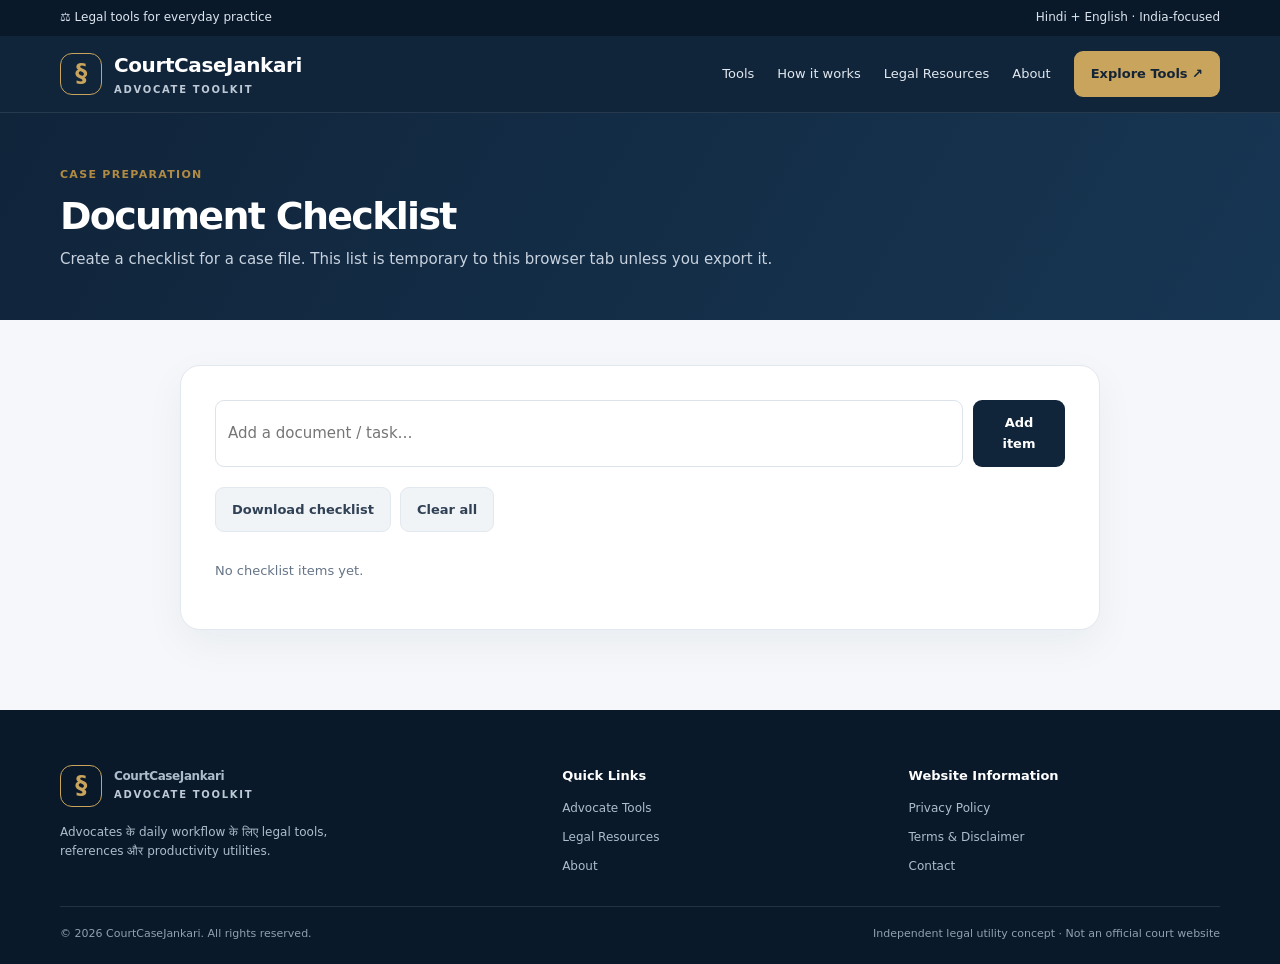
<file: tools/checklist.html>
<!doctype html><html lang="hi"><head><meta charset="utf-8"><meta name="viewport" content="width=device-width,initial-scale=1"><meta name="description" content="Create and export legal file checklists."><meta name="theme-color" content="#10243a"><title>Document Checklist | CourtCaseJankari</title><link rel="stylesheet" href="../css/style.css"></head><body><div class="topbar"><div class="wrap"><span>⚖ Legal tools for everyday practice</span><span>Hindi + English · India-focused</span></div></div>
<header class="nav"><div class="wrap navin"><a class="brand" href="../index.html"><span class="brandmark">§</span><span>CourtCaseJankari<small>ADVOCATE TOOLKIT</small></span></a><button class="menu" id="menuBtn" aria-label="Open menu">☰</button><nav class="links" id="navLinks"><a href="../tools.html">Tools</a><a href="../index.html#workflow">How it works</a><a href="../resources.html">Legal Resources</a><a href="../about.html">About</a><a class="navbtn" href="../tools.html">Explore Tools ↗</a></nav></div></header><main><section class="page-hero"><div class="wrap"><div class="eyebrow">Case preparation</div><h1>Document Checklist</h1><p>Create a checklist for a case file. This list is temporary to this browser tab unless you export it.</p></div></section><section class="tool-page"><div class="wrap"><div class="tool-shell"><form id="checkForm" class="searchbar"><input id="checkInput" required placeholder="Add a document / task…"><button class="btn btn-dark">Add item</button></form><div class="button-row"><button class="btn btn-light" id="exportChecklist">Download checklist</button><button class="btn btn-light" id="clearChecklist">Clear all</button></div><div class="list" id="checkList"></div></div></div></section></main><footer class="footer"><div class="wrap"><div class="footgrid"><div><a class="brand" href="../index.html"><span class="brandmark">§</span><span>CourtCaseJankari<small>ADVOCATE TOOLKIT</small></span></a><p style="max-width:330px;margin-top:16px">Advocates के daily workflow के लिए legal tools, references और productivity utilities.</p></div><div><h4>Quick Links</h4><div class="footlinks"><a href="../tools.html">Advocate Tools</a><a href="../resources.html">Legal Resources</a><a href="../about.html">About</a></div></div><div><h4>Website Information</h4><div class="footlinks"><a href="../privacy.html">Privacy Policy</a><a href="../terms.html">Terms & Disclaimer</a><a href="../contact.html">Contact</a></div></div></div><div class="copyright"><span>© <span id="year"></span> CourtCaseJankari. All rights reserved.</span><span>Independent legal utility concept · Not an official court website</span></div></div></footer><div class="toast" id="toast" role="status"></div><script src="../js/app.js" defer></script></body></html>
</file>
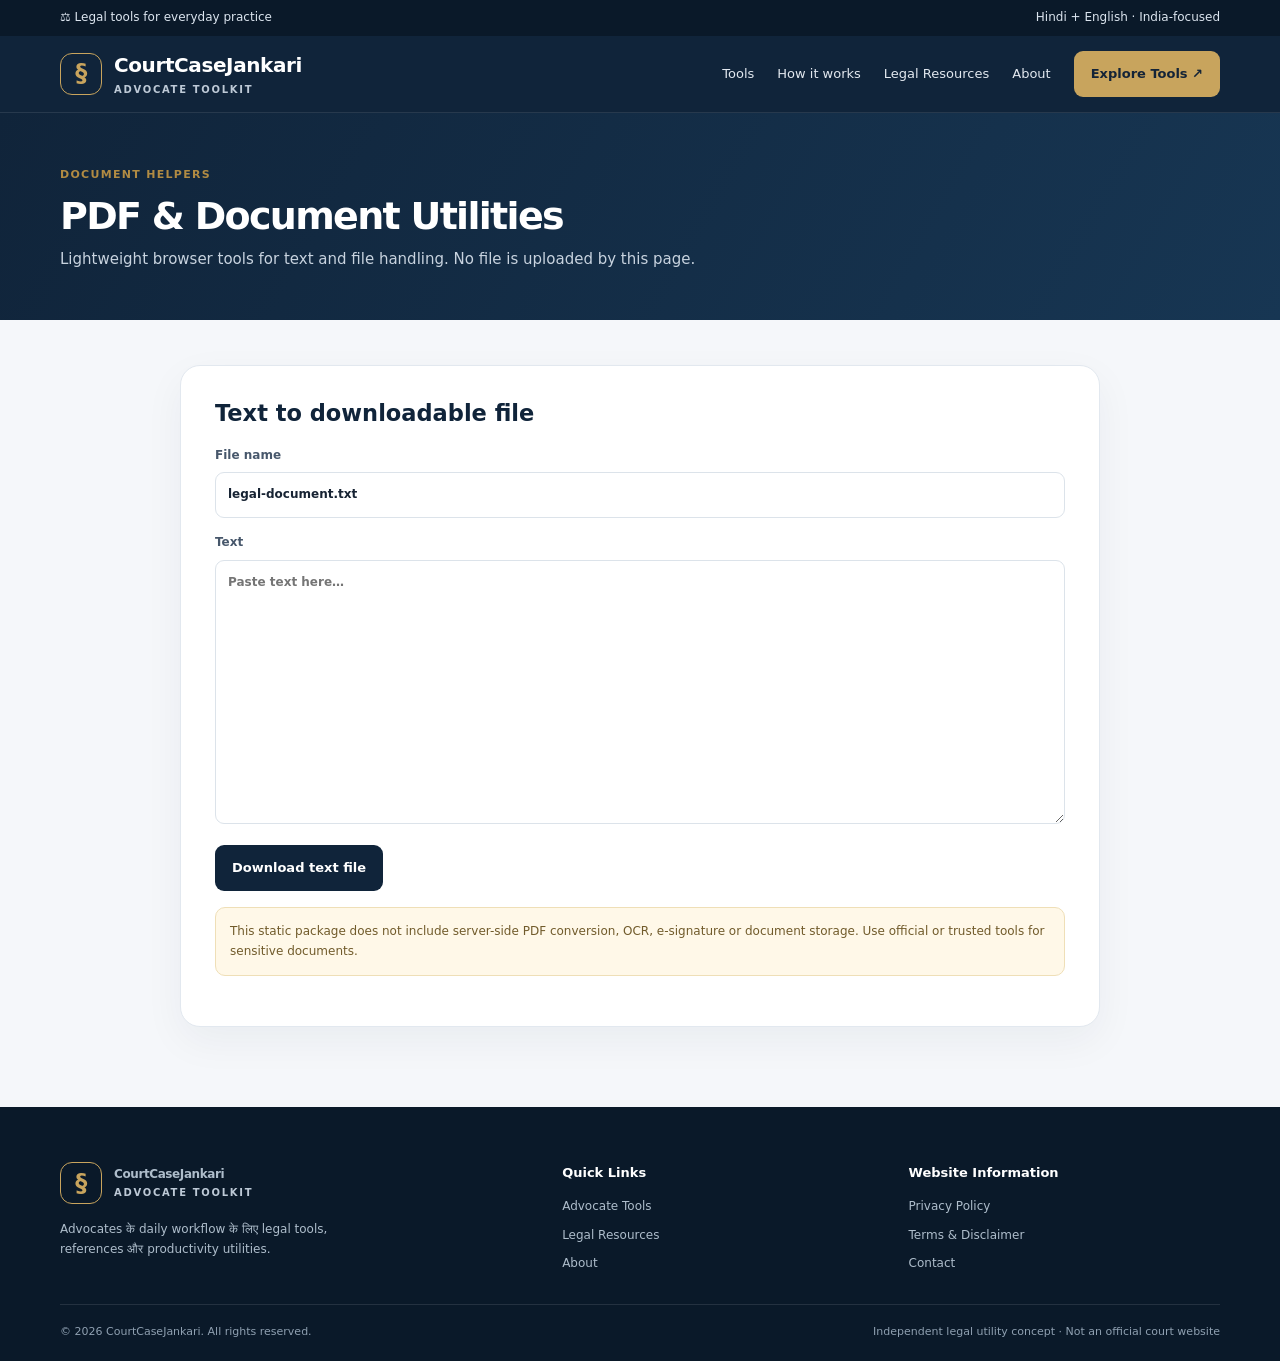
<file: tools/document-tools.html>
<!doctype html><html lang="hi"><head><meta charset="utf-8"><meta name="viewport" content="width=device-width,initial-scale=1"><meta name="description" content="Browser-based text file utility."><meta name="theme-color" content="#10243a"><title>Document Utilities | CourtCaseJankari</title><link rel="stylesheet" href="../css/style.css"></head><body><div class="topbar"><div class="wrap"><span>⚖ Legal tools for everyday practice</span><span>Hindi + English · India-focused</span></div></div>
<header class="nav"><div class="wrap navin"><a class="brand" href="../index.html"><span class="brandmark">§</span><span>CourtCaseJankari<small>ADVOCATE TOOLKIT</small></span></a><button class="menu" id="menuBtn" aria-label="Open menu">☰</button><nav class="links" id="navLinks"><a href="../tools.html">Tools</a><a href="../index.html#workflow">How it works</a><a href="../resources.html">Legal Resources</a><a href="../about.html">About</a><a class="navbtn" href="../tools.html">Explore Tools ↗</a></nav></div></header><main><section class="page-hero"><div class="wrap"><div class="eyebrow">Document helpers</div><h1>PDF & Document Utilities</h1><p>Lightweight browser tools for text and file handling. No file is uploaded by this page.</p></div></section><section class="tool-page"><div class="wrap"><div class="tool-shell"><h2>Text to downloadable file</h2><label class="field">File name<input id="docName" value="legal-document.txt"></label><label class="field">Text<textarea id="docText" rows="12" placeholder="Paste text here…"></textarea></label><button class="btn btn-dark" id="downloadDoc">Download text file</button><div class="notice">This static package does not include server-side PDF conversion, OCR, e-signature or document storage. Use official or trusted tools for sensitive documents.</div></div></div></section></main><footer class="footer"><div class="wrap"><div class="footgrid"><div><a class="brand" href="../index.html"><span class="brandmark">§</span><span>CourtCaseJankari<small>ADVOCATE TOOLKIT</small></span></a><p style="max-width:330px;margin-top:16px">Advocates के daily workflow के लिए legal tools, references और productivity utilities.</p></div><div><h4>Quick Links</h4><div class="footlinks"><a href="../tools.html">Advocate Tools</a><a href="../resources.html">Legal Resources</a><a href="../about.html">About</a></div></div><div><h4>Website Information</h4><div class="footlinks"><a href="../privacy.html">Privacy Policy</a><a href="../terms.html">Terms & Disclaimer</a><a href="../contact.html">Contact</a></div></div></div><div class="copyright"><span>© <span id="year"></span> CourtCaseJankari. All rights reserved.</span><span>Independent legal utility concept · Not an official court website</span></div></div></footer><div class="toast" id="toast" role="status"></div><script src="../js/app.js" defer></script></body></html>
</file>
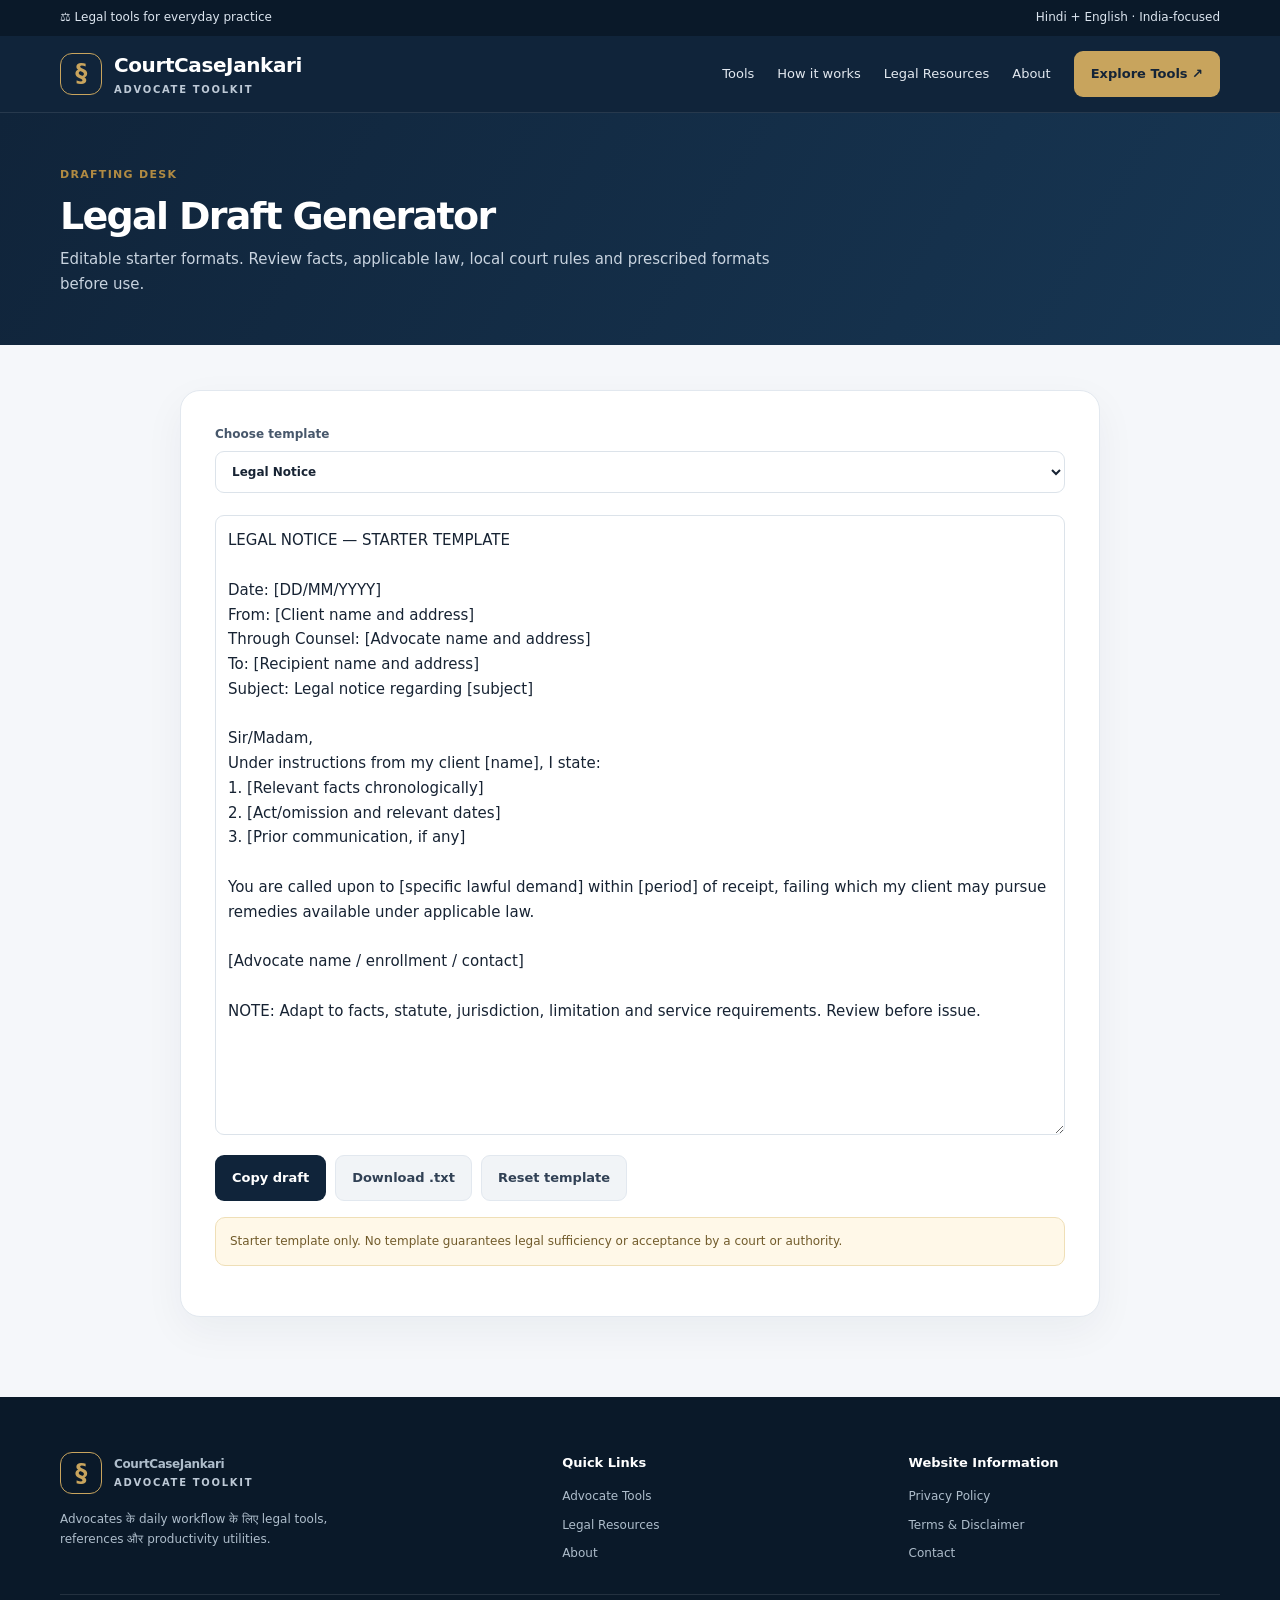
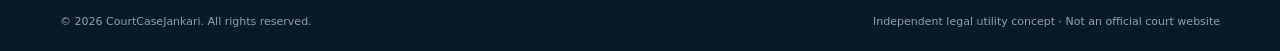
<file: tools/drafts.html>
<!doctype html><html lang="hi"><head><meta charset="utf-8"><meta name="viewport" content="width=device-width,initial-scale=1"><meta name="description" content="Editable legal drafting starter templates."><meta name="theme-color" content="#10243a"><title>Draft Generator | CourtCaseJankari</title><link rel="stylesheet" href="../css/style.css"></head><body><div class="topbar"><div class="wrap"><span>⚖ Legal tools for everyday practice</span><span>Hindi + English · India-focused</span></div></div>
<header class="nav"><div class="wrap navin"><a class="brand" href="../index.html"><span class="brandmark">§</span><span>CourtCaseJankari<small>ADVOCATE TOOLKIT</small></span></a><button class="menu" id="menuBtn" aria-label="Open menu">☰</button><nav class="links" id="navLinks"><a href="../tools.html">Tools</a><a href="../index.html#workflow">How it works</a><a href="../resources.html">Legal Resources</a><a href="../about.html">About</a><a class="navbtn" href="../tools.html">Explore Tools ↗</a></nav></div></header><main><section class="page-hero"><div class="wrap"><div class="eyebrow">Drafting desk</div><h1>Legal Draft Generator</h1><p>Editable starter formats. Review facts, applicable law, local court rules and prescribed formats before use.</p></div></section><section class="tool-page"><div class="wrap"><div class="tool-shell"><label class="field">Choose template<select id="draftSelect"><option value="notice">Legal Notice</option><option value="application">General Application</option><option value="affidavit">Affidavit</option><option value="adjournment">Adjournment Petition</option><option value="bail">Bail Application Outline</option><option value="demand">Payment Demand Notice</option><option value="undertaking">Undertaking</option><option value="vakalatnama">Vakalatnama Checklist</option></select></label><textarea id="draftText" rows="24" spellcheck="false"></textarea><div class="button-row"><button class="btn btn-dark" id="copyDraft">Copy draft</button><button class="btn btn-light" id="downloadDraft">Download .txt</button><button class="btn btn-light" id="resetDraft">Reset template</button></div><div class="notice">Starter template only. No template guarantees legal sufficiency or acceptance by a court or authority.</div></div></div></section></main><footer class="footer"><div class="wrap"><div class="footgrid"><div><a class="brand" href="../index.html"><span class="brandmark">§</span><span>CourtCaseJankari<small>ADVOCATE TOOLKIT</small></span></a><p style="max-width:330px;margin-top:16px">Advocates के daily workflow के लिए legal tools, references और productivity utilities.</p></div><div><h4>Quick Links</h4><div class="footlinks"><a href="../tools.html">Advocate Tools</a><a href="../resources.html">Legal Resources</a><a href="../about.html">About</a></div></div><div><h4>Website Information</h4><div class="footlinks"><a href="../privacy.html">Privacy Policy</a><a href="../terms.html">Terms & Disclaimer</a><a href="../contact.html">Contact</a></div></div></div><div class="copyright"><span>© <span id="year"></span> CourtCaseJankari. All rights reserved.</span><span>Independent legal utility concept · Not an official court website</span></div></div></footer><div class="toast" id="toast" role="status"></div><script src="../js/app.js" defer></script></body></html>
</file>
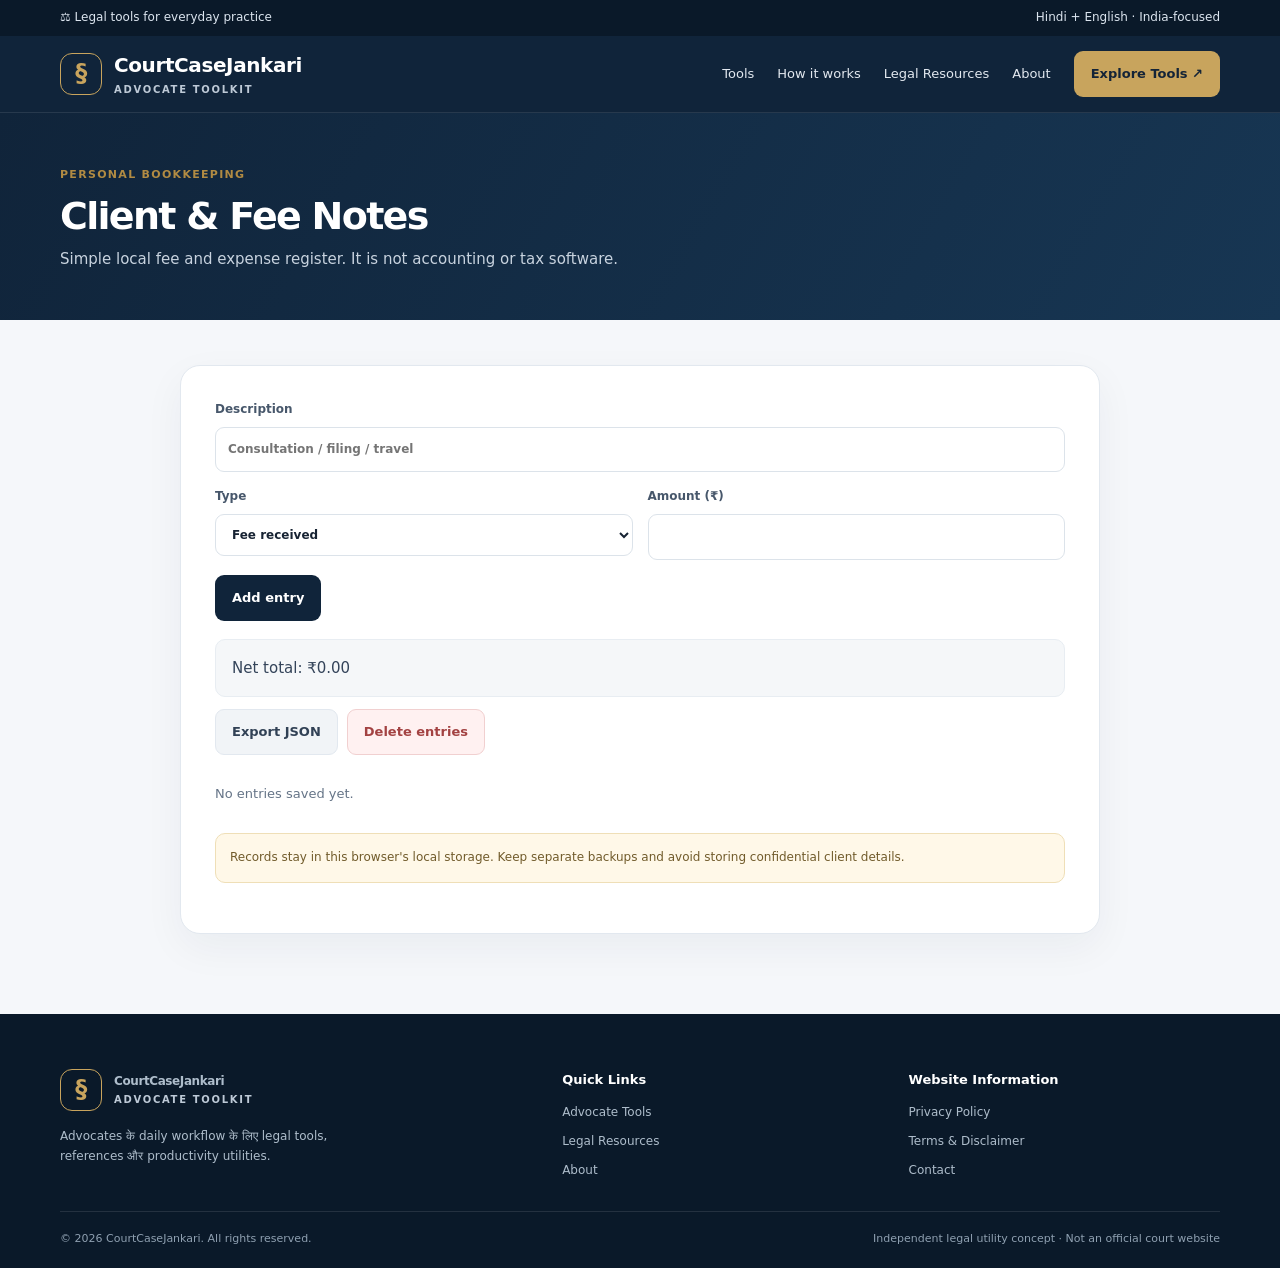
<file: tools/fee-tracker.html>
<!doctype html><html lang="hi"><head><meta charset="utf-8"><meta name="viewport" content="width=device-width,initial-scale=1"><meta name="description" content="Local fee and expense tracker."><meta name="theme-color" content="#10243a"><title>Client & Fee Notes | CourtCaseJankari</title><link rel="stylesheet" href="../css/style.css"></head><body><div class="topbar"><div class="wrap"><span>⚖ Legal tools for everyday practice</span><span>Hindi + English · India-focused</span></div></div>
<header class="nav"><div class="wrap navin"><a class="brand" href="../index.html"><span class="brandmark">§</span><span>CourtCaseJankari<small>ADVOCATE TOOLKIT</small></span></a><button class="menu" id="menuBtn" aria-label="Open menu">☰</button><nav class="links" id="navLinks"><a href="../tools.html">Tools</a><a href="../index.html#workflow">How it works</a><a href="../resources.html">Legal Resources</a><a href="../about.html">About</a><a class="navbtn" href="../tools.html">Explore Tools ↗</a></nav></div></header><main><section class="page-hero"><div class="wrap"><div class="eyebrow">Personal bookkeeping</div><h1>Client & Fee Notes</h1><p>Simple local fee and expense register. It is not accounting or tax software.</p></div></section><section class="tool-page"><div class="wrap"><div class="tool-shell"><form id="feeForm"><label class="field">Description<input id="feeDesc" required placeholder="Consultation / filing / travel"></label><div class="form-grid"><label class="field">Type<select id="feeType"><option value="income">Fee received</option><option value="expense">Expense</option></select></label><label class="field">Amount (₹)<input id="feeAmount" type="number" min="0" step=".01" required></label></div><button class="btn btn-dark">Add entry</button></form><div class="result" id="feeTotal">Net total: ₹0.00</div><div class="button-row"><button class="btn btn-light" id="exportFees">Export JSON</button><button class="btn btn-danger" id="clearFees">Delete entries</button></div><div class="list" id="feeList"></div><div class="notice">Records stay in this browser's local storage. Keep separate backups and avoid storing confidential client details.</div></div></div></section></main><footer class="footer"><div class="wrap"><div class="footgrid"><div><a class="brand" href="../index.html"><span class="brandmark">§</span><span>CourtCaseJankari<small>ADVOCATE TOOLKIT</small></span></a><p style="max-width:330px;margin-top:16px">Advocates के daily workflow के लिए legal tools, references और productivity utilities.</p></div><div><h4>Quick Links</h4><div class="footlinks"><a href="../tools.html">Advocate Tools</a><a href="../resources.html">Legal Resources</a><a href="../about.html">About</a></div></div><div><h4>Website Information</h4><div class="footlinks"><a href="../privacy.html">Privacy Policy</a><a href="../terms.html">Terms & Disclaimer</a><a href="../contact.html">Contact</a></div></div></div><div class="copyright"><span>© <span id="year"></span> CourtCaseJankari. All rights reserved.</span><span>Independent legal utility concept · Not an official court website</span></div></div></footer><div class="toast" id="toast" role="status"></div><script src="../js/app.js" defer></script></body></html>
</file>
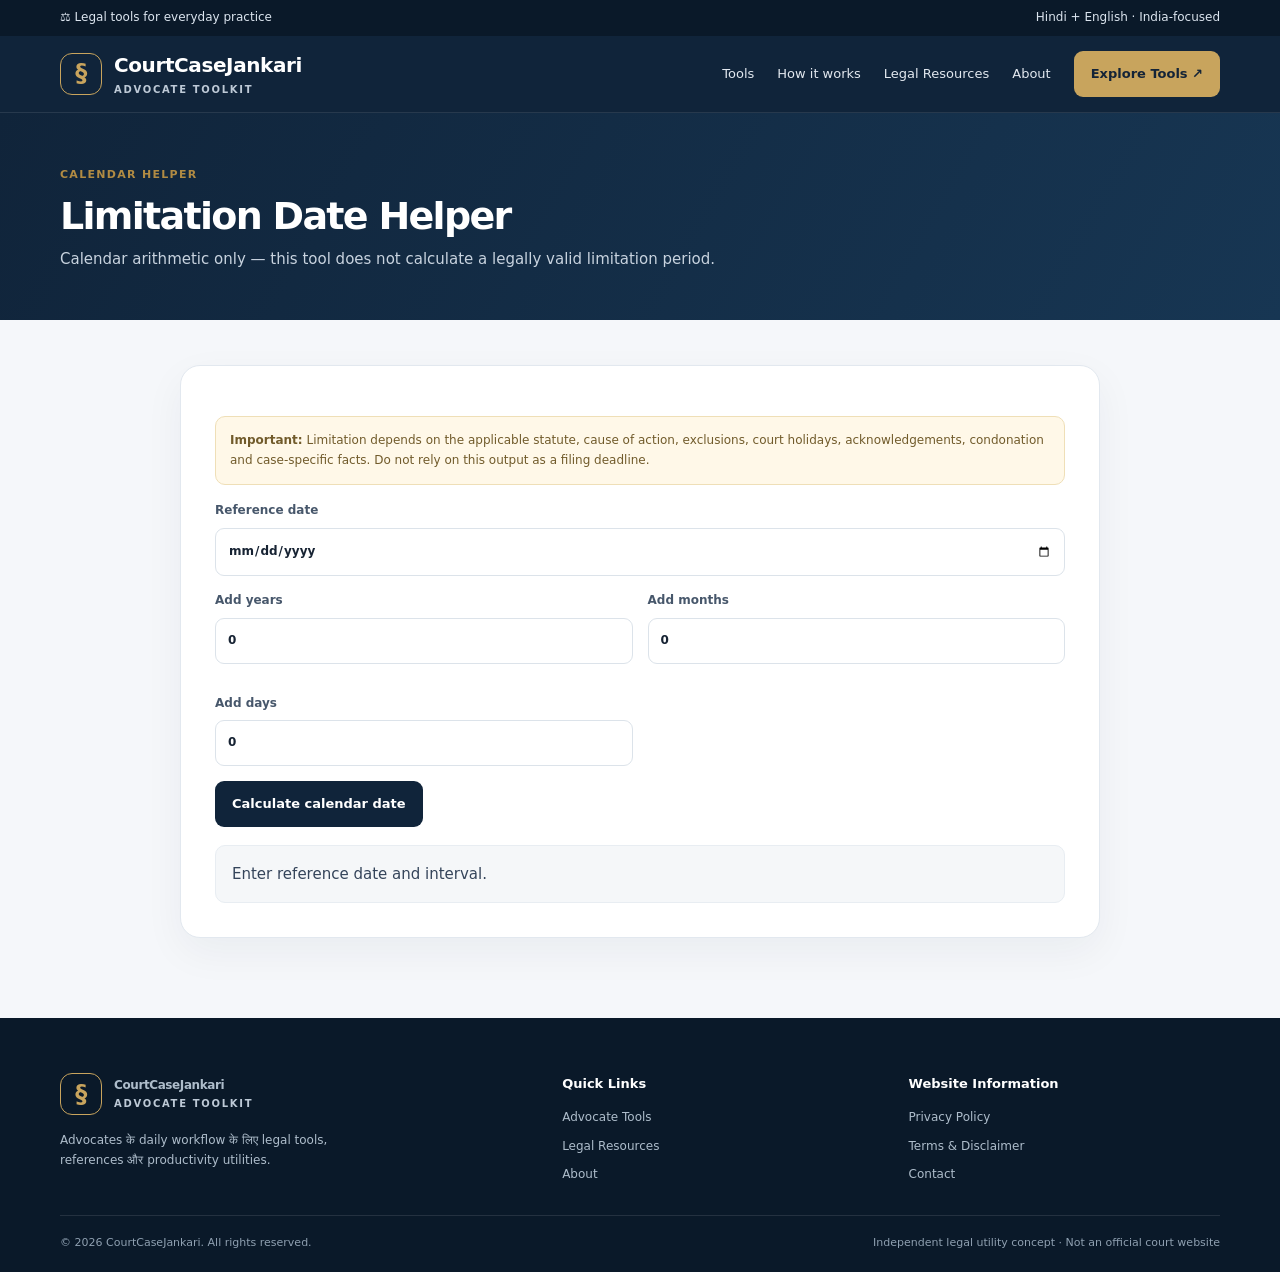
<file: tools/limitation-helper.html>
<!doctype html><html lang="hi"><head><meta charset="utf-8"><meta name="viewport" content="width=device-width,initial-scale=1"><meta name="description" content="Calendar date arithmetic helper; not legal advice."><meta name="theme-color" content="#10243a"><title>Limitation Date Helper | CourtCaseJankari</title><link rel="stylesheet" href="../css/style.css"></head><body><div class="topbar"><div class="wrap"><span>⚖ Legal tools for everyday practice</span><span>Hindi + English · India-focused</span></div></div>
<header class="nav"><div class="wrap navin"><a class="brand" href="../index.html"><span class="brandmark">§</span><span>CourtCaseJankari<small>ADVOCATE TOOLKIT</small></span></a><button class="menu" id="menuBtn" aria-label="Open menu">☰</button><nav class="links" id="navLinks"><a href="../tools.html">Tools</a><a href="../index.html#workflow">How it works</a><a href="../resources.html">Legal Resources</a><a href="../about.html">About</a><a class="navbtn" href="../tools.html">Explore Tools ↗</a></nav></div></header><main><section class="page-hero"><div class="wrap"><div class="eyebrow">Calendar helper</div><h1>Limitation Date Helper</h1><p>Calendar arithmetic only — this tool does not calculate a legally valid limitation period.</p></div></section><section class="tool-page"><div class="wrap"><div class="tool-shell"><div class="notice"><b>Important:</b> Limitation depends on the applicable statute, cause of action, exclusions, court holidays, acknowledgements, condonation and case-specific facts. Do not rely on this output as a filing deadline.</div><label class="field">Reference date<input id="limitStart" type="date"></label><div class="form-grid"><label class="field">Add years<input id="limitYears" type="number" step="1" value="0"></label><label class="field">Add months<input id="limitMonths" type="number" step="1" value="0"></label><label class="field">Add days<input id="limitDays" type="number" step="1" value="0"></label></div><button class="btn btn-dark" id="limitCalc">Calculate calendar date</button><div class="result" id="limitResult">Enter reference date and interval.</div></div></div></section></main><footer class="footer"><div class="wrap"><div class="footgrid"><div><a class="brand" href="../index.html"><span class="brandmark">§</span><span>CourtCaseJankari<small>ADVOCATE TOOLKIT</small></span></a><p style="max-width:330px;margin-top:16px">Advocates के daily workflow के लिए legal tools, references और productivity utilities.</p></div><div><h4>Quick Links</h4><div class="footlinks"><a href="../tools.html">Advocate Tools</a><a href="../resources.html">Legal Resources</a><a href="../about.html">About</a></div></div><div><h4>Website Information</h4><div class="footlinks"><a href="../privacy.html">Privacy Policy</a><a href="../terms.html">Terms & Disclaimer</a><a href="../contact.html">Contact</a></div></div></div><div class="copyright"><span>© <span id="year"></span> CourtCaseJankari. All rights reserved.</span><span>Independent legal utility concept · Not an official court website</span></div></div></footer><div class="toast" id="toast" role="status"></div><script src="../js/app.js" defer></script></body></html>
</file>
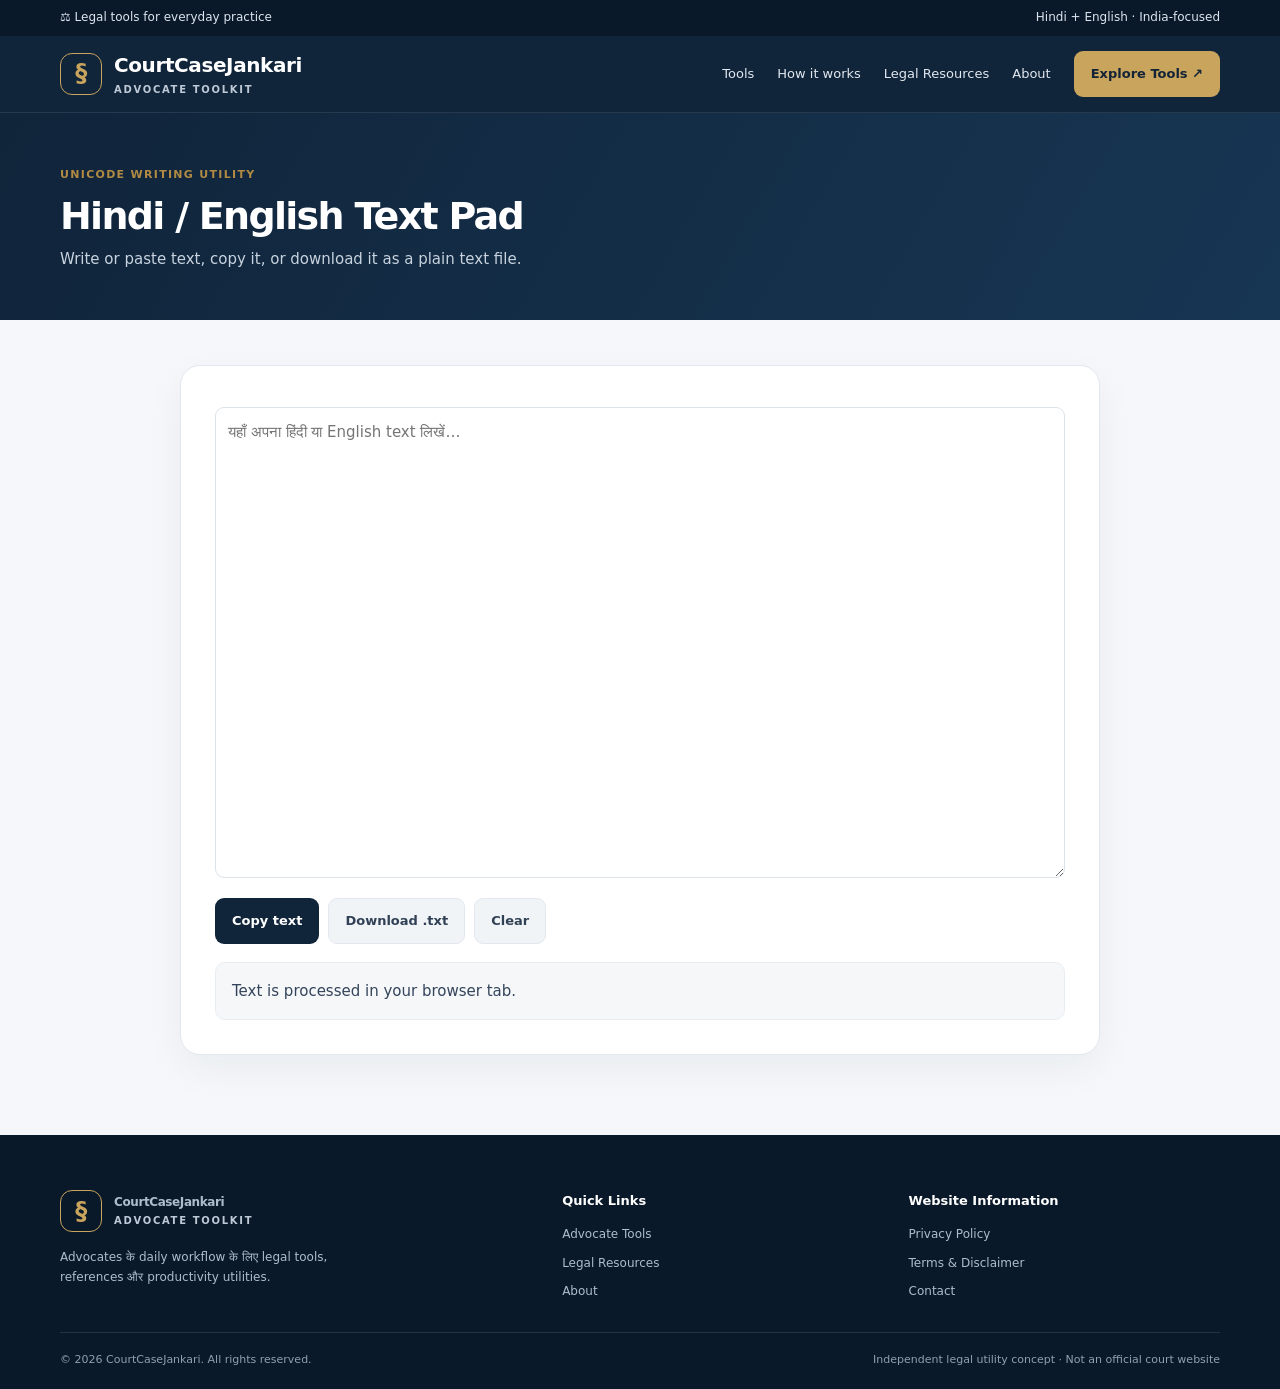
<file: tools/text-pad.html>
<!doctype html><html lang="hi"><head><meta charset="utf-8"><meta name="viewport" content="width=device-width,initial-scale=1"><meta name="description" content="Hindi and English text pad with copy and download."><meta name="theme-color" content="#10243a"><title>Hindi English Text Pad | CourtCaseJankari</title><link rel="stylesheet" href="../css/style.css"></head><body><div class="topbar"><div class="wrap"><span>⚖ Legal tools for everyday practice</span><span>Hindi + English · India-focused</span></div></div>
<header class="nav"><div class="wrap navin"><a class="brand" href="../index.html"><span class="brandmark">§</span><span>CourtCaseJankari<small>ADVOCATE TOOLKIT</small></span></a><button class="menu" id="menuBtn" aria-label="Open menu">☰</button><nav class="links" id="navLinks"><a href="../tools.html">Tools</a><a href="../index.html#workflow">How it works</a><a href="../resources.html">Legal Resources</a><a href="../about.html">About</a><a class="navbtn" href="../tools.html">Explore Tools ↗</a></nav></div></header><main><section class="page-hero"><div class="wrap"><div class="eyebrow">Unicode writing utility</div><h1>Hindi / English Text Pad</h1><p>Write or paste text, copy it, or download it as a plain text file.</p></div></section><section class="tool-page"><div class="wrap"><div class="tool-shell"><textarea id="textPad" rows="18" placeholder="यहाँ अपना हिंदी या English text लिखें…"></textarea><div class="button-row"><button class="btn btn-dark" id="copyText">Copy text</button><button class="btn btn-light" id="downloadText">Download .txt</button><button class="btn btn-light" id="clearText">Clear</button></div><div class="result" id="textStatus">Text is processed in your browser tab.</div></div></div></section></main><footer class="footer"><div class="wrap"><div class="footgrid"><div><a class="brand" href="../index.html"><span class="brandmark">§</span><span>CourtCaseJankari<small>ADVOCATE TOOLKIT</small></span></a><p style="max-width:330px;margin-top:16px">Advocates के daily workflow के लिए legal tools, references और productivity utilities.</p></div><div><h4>Quick Links</h4><div class="footlinks"><a href="../tools.html">Advocate Tools</a><a href="../resources.html">Legal Resources</a><a href="../about.html">About</a></div></div><div><h4>Website Information</h4><div class="footlinks"><a href="../privacy.html">Privacy Policy</a><a href="../terms.html">Terms & Disclaimer</a><a href="../contact.html">Contact</a></div></div></div><div class="copyright"><span>© <span id="year"></span> CourtCaseJankari. All rights reserved.</span><span>Independent legal utility concept · Not an official court website</span></div></div></footer><div class="toast" id="toast" role="status"></div><script src="../js/app.js" defer></script></body></html>
</file>
<file: css/style.css>
/* CourtCaseJankari shared stylesheet — responsive Navy + Gold */
:root{--navy:#10243a;--navy2:#173653;--gold:#c8a45d;--gold2:#ead6a2;--ink:#172333;--muted:#657487;--paper:#f5f7fa;--line:#e2e8ef;--white:#fff;--green:#24765b;--shadow:0 14px 40px #10243a0d}
*{box-sizing:border-box}html{scroll-behavior:smooth;scroll-padding-top:90px}body{margin:0;background:var(--paper);color:var(--ink);font:15px/1.65 Inter,ui-sans-serif,system-ui,-apple-system,"Segoe UI",Arial,sans-serif}a{color:inherit;text-decoration:none}button,input,select,textarea{font:inherit}button{cursor:pointer}.wrap{width:min(1160px,92%);margin:auto}.topbar{background:#0a1929;color:#dce5ef;font-size:12px;padding:8px 0}.topbar .wrap{display:flex;justify-content:space-between;gap:12px;flex-wrap:wrap}.nav{background:var(--navy);color:#fff;position:sticky;top:0;z-index:20;border-bottom:1px solid #ffffff18}.navin{display:flex;align-items:center;justify-content:space-between;min-height:76px;gap:20px}.brand{display:flex;align-items:center;gap:12px;font-weight:800;letter-spacing:-.4px;font-size:20px}.brandmark{width:42px;height:42px;border:1px solid var(--gold);border-radius:12px;display:grid;place-items:center;color:var(--gold);font-size:24px}.brand small{display:block;font-size:10px;color:#bdc9d6;letter-spacing:1.7px;font-weight:600}.links{display:flex;align-items:center;gap:23px;font-size:13px;color:#e2e8ef}.links a:hover{color:var(--gold2)}.navbtn,.btn{display:inline-flex;align-items:center;justify-content:center;gap:8px;border:1px solid transparent;border-radius:9px;padding:11px 16px;font-weight:800;font-size:13px}.navbtn,.btn-gold{background:var(--gold);color:#142437}.btn-outline{border-color:#71869b;color:#fff}.btn-dark{background:var(--navy);color:white}.btn-light{background:#f1f4f7;border-color:var(--line);color:#314155}.btn-danger{background:#fff1f1;border-color:#f1d0d0;color:#a34242}.menu{display:none;background:transparent;border:1px solid #ffffff55;color:white;border-radius:8px;padding:8px 11px}.hero{background:radial-gradient(circle at 82% 28%,#254765 0,transparent 32%),linear-gradient(120deg,#10243a,#0b1a2a);color:#fff;overflow:hidden;position:relative}.hero:after{content:"§";position:absolute;right:7%;bottom:-130px;font-family:Georgia,serif;font-size:420px;color:#ffffff08;line-height:1;pointer-events:none}.hero-grid{display:grid;grid-template-columns:1.15fr .85fr;gap:50px;align-items:center;padding:76px 0 82px;position:relative;z-index:1}.eyebrow,.kicker{display:inline-flex;align-items:center;gap:9px;color:#b18b43;font-size:11px;font-weight:800;letter-spacing:1.3px;text-transform:uppercase}.hero .eyebrow{color:var(--gold2)}h1,h2,h3{line-height:1.2;color:var(--navy)}h1{font-size:clamp(38px,5vw,58px);letter-spacing:-1.7px;margin:16px 0}h1 span{color:var(--gold2)}.hero p{max-width:600px;color:#c7d2de;font-size:16px;line-height:1.9}.actions{display:flex;gap:12px;flex-wrap:wrap;margin-top:26px}.trust{display:flex;gap:18px;flex-wrap:wrap;color:#c4cfda;font-size:12px;margin-top:25px}.hero-card{background:#ffffff0b;border:1px solid #ffffff25;border-radius:20px;padding:25px;box-shadow:0 20px 50px #0002}.hero-card-head{display:flex;align-items:center;justify-content:space-between;gap:10px}.pill{font-size:10px;background:#c8a45d22;color:var(--gold2);border:1px solid #c8a45d55;border-radius:99px;padding:5px 9px}.quicklink{display:flex;align-items:center;justify-content:space-between;gap:15px;padding:15px 0;border-bottom:1px solid #ffffff18;color:#edf2f7;font-size:13px}.quicklink:last-child{border:0}.quicklink span:last-child{color:var(--gold2)}.section{padding:70px 0}.section-head{display:flex;align-items:end;justify-content:space-between;gap:24px;margin-bottom:30px}.section-head h2{font-size:clamp(27px,3vw,38px);margin:8px 0}.section-head p{max-width:520px;color:var(--muted);margin:0}.tools-grid{display:grid;grid-template-columns:repeat(4,minmax(0,1fr));gap:16px}.tool{background:white;border:1px solid var(--line);border-radius:16px;padding:22px;min-height:205px;box-shadow:var(--shadow);transition:.2s;display:flex;flex-direction:column}.tool:hover{transform:translateY(-3px);border-color:#d5bd86}.tool-icon{width:46px;height:46px;border-radius:13px;display:grid;place-items:center;background:#f7f0df;color:#96722e;font-size:22px;margin-bottom:18px}.tool h3{font-size:16px;margin:0 0 9px}.tool p{font-size:13px;color:var(--muted);margin:0 0 18px;flex:1}.tool a{font-size:12px;font-weight:800;color:#8d6a2d}.feature{background:#fff}.feature-grid{display:grid;grid-template-columns:1fr 1fr;gap:55px;align-items:center}.feature-grid h2{font-size:36px;margin:12px 0}.feature-grid p{color:var(--muted)}.steps{display:grid;gap:17px;margin-top:25px}.step{display:flex;gap:15px}.num{flex:0 0 34px;height:34px;border-radius:50%;display:grid;place-items:center;background:#f5ecd7;color:#876526;font-weight:800}.step b{color:var(--navy)}.step p{font-size:13px;margin:4px 0}.feature-panel{background:var(--navy);color:#fff;border-radius:20px;padding:30px}.feature-panel h3{color:#fff;font-size:24px}.feature-panel p{color:#c4cfda}.checklist{display:grid;grid-template-columns:1fr 1fr;gap:12px;margin-top:22px}.check{color:#e5edf5;font-size:12px}.check:before{content:"✓";color:var(--gold2);margin-right:8px}.resource-grid{display:grid;grid-template-columns:repeat(3,minmax(0,1fr));gap:15px}.resource{background:#fff;border:1px solid var(--line);border-radius:14px;padding:22px}.resource h3{font-size:16px;margin:10px 0}.resource p{font-size:13px;color:var(--muted)}.resource a{font-size:12px;color:#8d6a2d;font-weight:800}.cta{display:flex;justify-content:space-between;align-items:center;gap:20px;padding:35px;border-radius:18px;background:#f1e8d5}.cta h2{margin:0 0 8px}.cta p{margin:0;color:#687383}.footer{background:#0a1929;color:#c3ceda;padding:55px 0 20px}.footgrid{display:grid;grid-template-columns:1.5fr 1fr 1fr;gap:35px}.footer p,.footer a{font-size:12px;color:#aebdcb}.footer h4{color:#fff;font-size:13px;margin:0 0 13px}.footlinks{display:grid;gap:9px}.copyright{border-top:1px solid #ffffff1b;margin-top:30px;padding-top:18px;font-size:11px;color:#8fa0b1;display:flex;justify-content:space-between;gap:10px;flex-wrap:wrap}.page-hero{background:linear-gradient(120deg,#10243a,#173653);color:white;padding:48px 0}.page-hero h1{font-size:38px;color:#fff;margin:8px 0}.page-hero p{color:#c8d3df;max-width:720px;margin:0}.tool-page{padding:45px 0 80px}.tool-shell{max-width:920px;margin:auto;background:#fff;border:1px solid var(--line);border-radius:20px;padding:clamp(18px,4vw,34px);box-shadow:var(--shadow)}.tool-shell h2{margin-top:0}.form-grid{display:grid;grid-template-columns:repeat(2,minmax(0,1fr));gap:15px}.field{display:block;font-size:12px;font-weight:800;color:#47576b;margin-bottom:15px}.field input,.field select,.field textarea,input,select,textarea{width:100%;margin-top:7px;border:1px solid #dce3ea;border-radius:9px;padding:12px;background:#fff;color:#172333;min-width:0}.field textarea,textarea{resize:vertical;line-height:1.65}.result{margin-top:18px;padding:16px;background:#f5f7f9;border:1px solid #e8edf2;border-radius:10px;color:#34445a;white-space:pre-wrap;overflow-wrap:anywhere}.muted{color:var(--muted);font-size:13px}.notice{background:#fff8e8;border:1px solid #efdfb7;color:#715b2b;padding:14px;border-radius:10px;font-size:12px;margin:16px 0}.button-row{display:flex;gap:9px;flex-wrap:wrap;margin-top:12px}.list{display:grid;gap:9px;margin-top:15px}.list-item{display:flex;align-items:flex-start;gap:10px;padding:12px;background:#f7f8fa;border:1px solid #e7ebf0;border-radius:9px}.list-item input{width:auto;margin:4px 0 0}.list-item .grow{flex:1}.list-item.done .grow{text-decoration:line-through;color:#8792a0}.list-item button{border:0;background:#fff0f0;color:#9a4141;border-radius:6px;padding:5px 8px}.table-wrap{overflow-x:auto}.simple-table{width:100%;border-collapse:collapse;font-size:13px}.simple-table th,.simple-table td{padding:12px;border-bottom:1px solid var(--line);text-align:left}.simple-table th{background:#f5f7fa;color:#526174}.searchbar{display:flex;gap:10px;margin-bottom:20px}.searchbar input{margin:0}.legal-list{display:grid;gap:12px}.legal-list a{padding:17px;background:white;border:1px solid var(--line);border-radius:10px}.legal-list b{display:block;color:var(--navy)}.legal-list small{color:var(--muted)}.toast{position:fixed;bottom:20px;left:50%;transform:translateX(-50%);background:#13283e;color:#fff;padding:12px 18px;border-radius:10px;box-shadow:0 10px 30px #0003;font-size:13px;display:none;z-index:40;max-width:90vw}.hidden{display:none!important}
@media(max-width:900px){.links{gap:13px}.tools-grid{grid-template-columns:repeat(2,1fr)}.hero-grid{gap:25px}.feature-grid{gap:25px}.resource-grid{grid-template-columns:repeat(2,1fr)}}
@media(max-width:650px){.topbar .wrap span:last-child{display:none}.navin{min-height:66px}.brand{font-size:17px}.brandmark{width:38px;height:38px}.links{display:none;position:absolute;top:66px;left:0;right:0;background:var(--navy);padding:18px 4%;flex-direction:column;align-items:stretch}.links.open{display:flex}.links a{display:block;padding:8px 0}.menu{display:block}.hero-grid{grid-template-columns:1fr;padding:54px 0 55px}.hero-card{transform:none}.hero:after{font-size:260px;right:-15%;bottom:-70px}.section{padding:53px 0}.section-head{display:block}.section-head p{margin-top:10px}.tools-grid{gap:10px}.tool{padding:16px;min-height:180px}.feature-grid{grid-template-columns:1fr}.checklist{grid-template-columns:1fr 1fr}.resource-grid{grid-template-columns:1fr}.cta{display:block;padding:26px}.cta .btn{margin-top:20px}.footgrid{grid-template-columns:1fr;gap:25px}.hero p{font-size:14px}.trust{gap:10px}.section-head h2{font-size:29px}.form-grid{grid-template-columns:1fr}.page-hero h1{font-size:30px}.tool-page{padding:25px 0 55px}.tool-shell{padding:18px}.searchbar{display:block}.searchbar button{margin-top:8px}}
</file>
